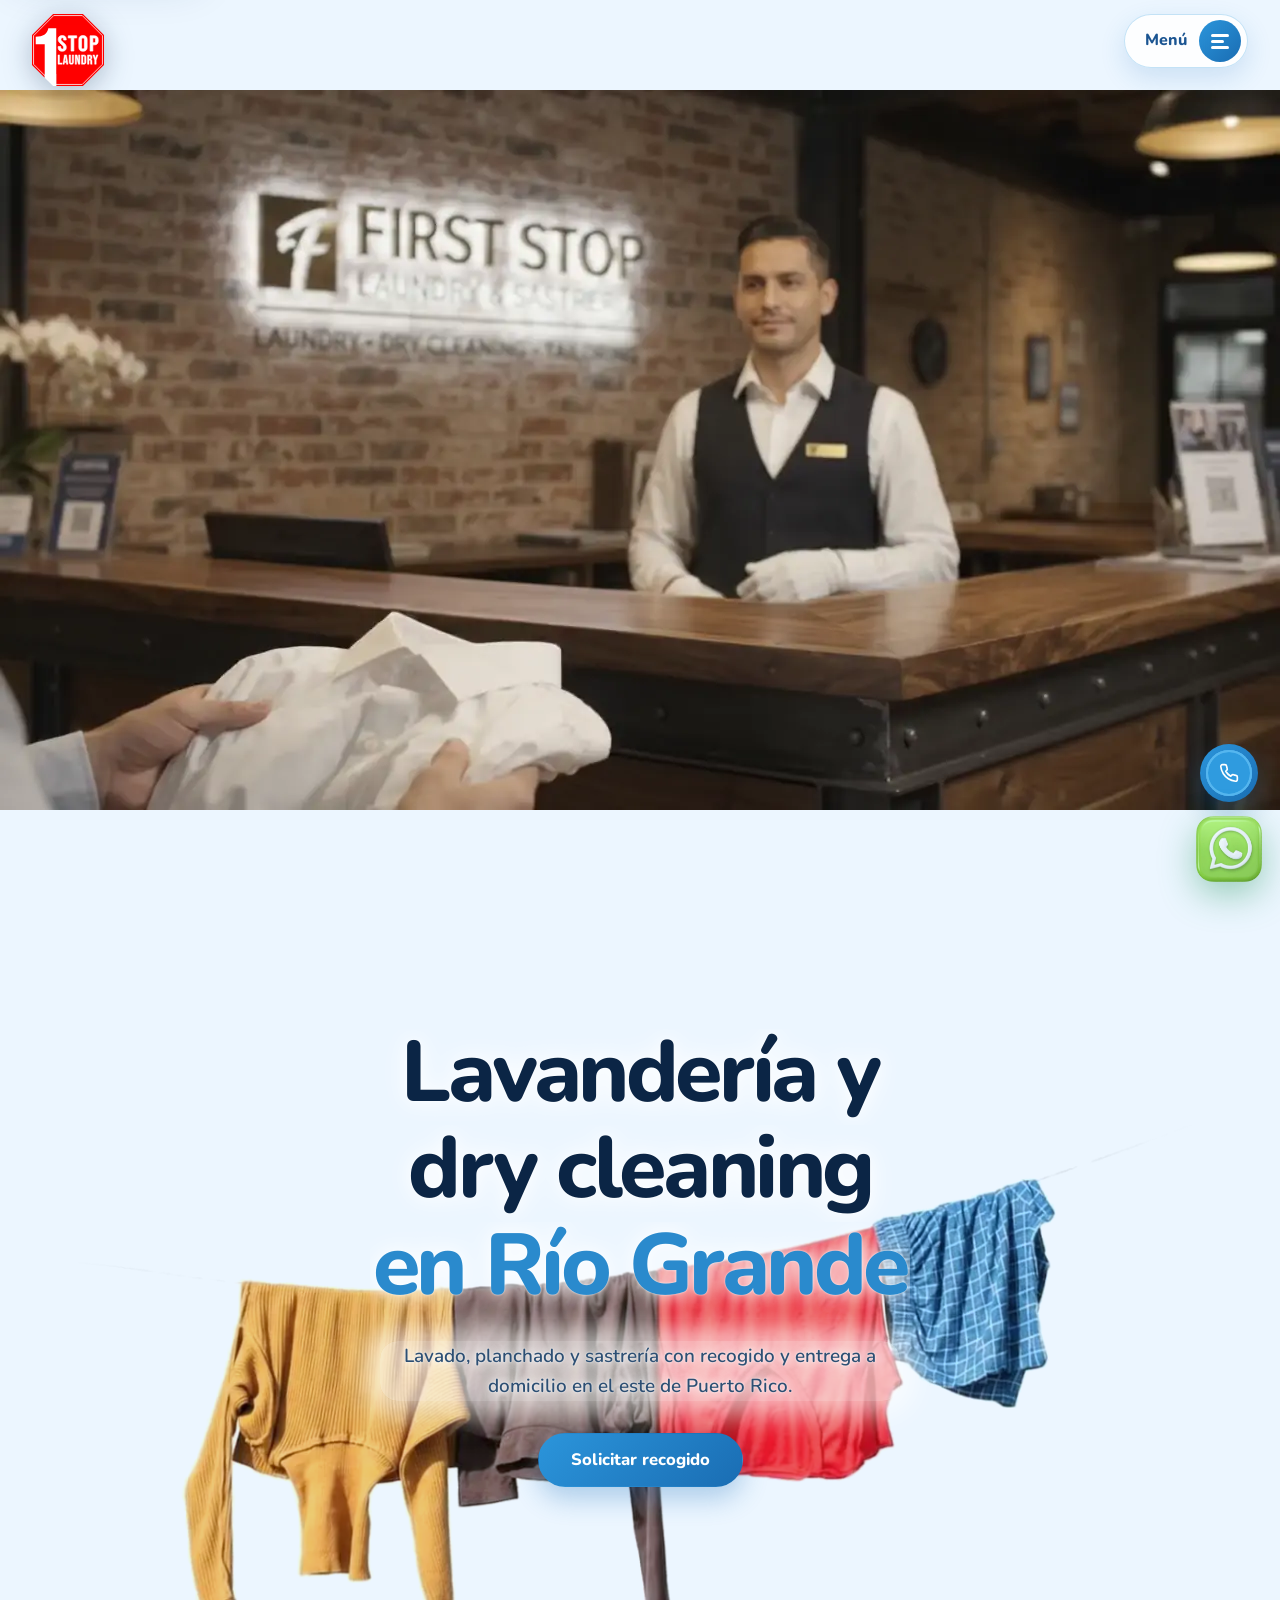
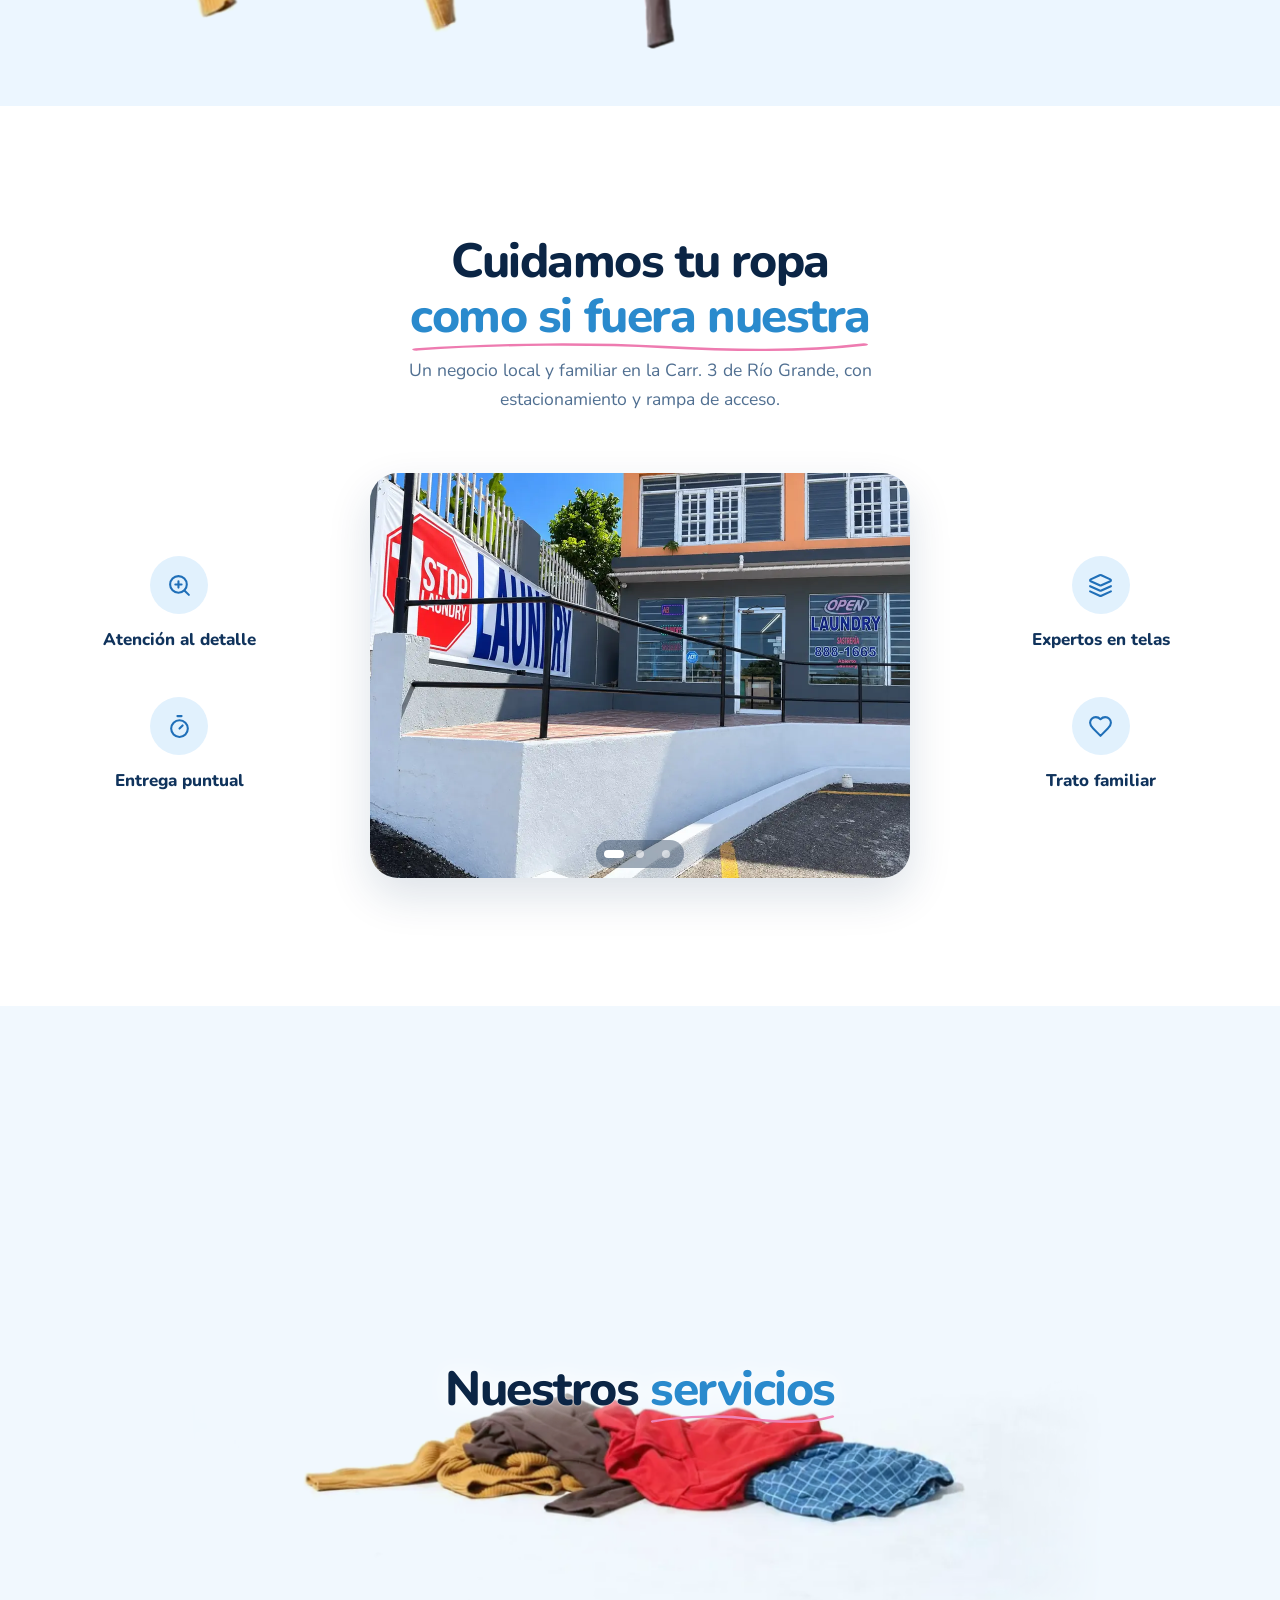
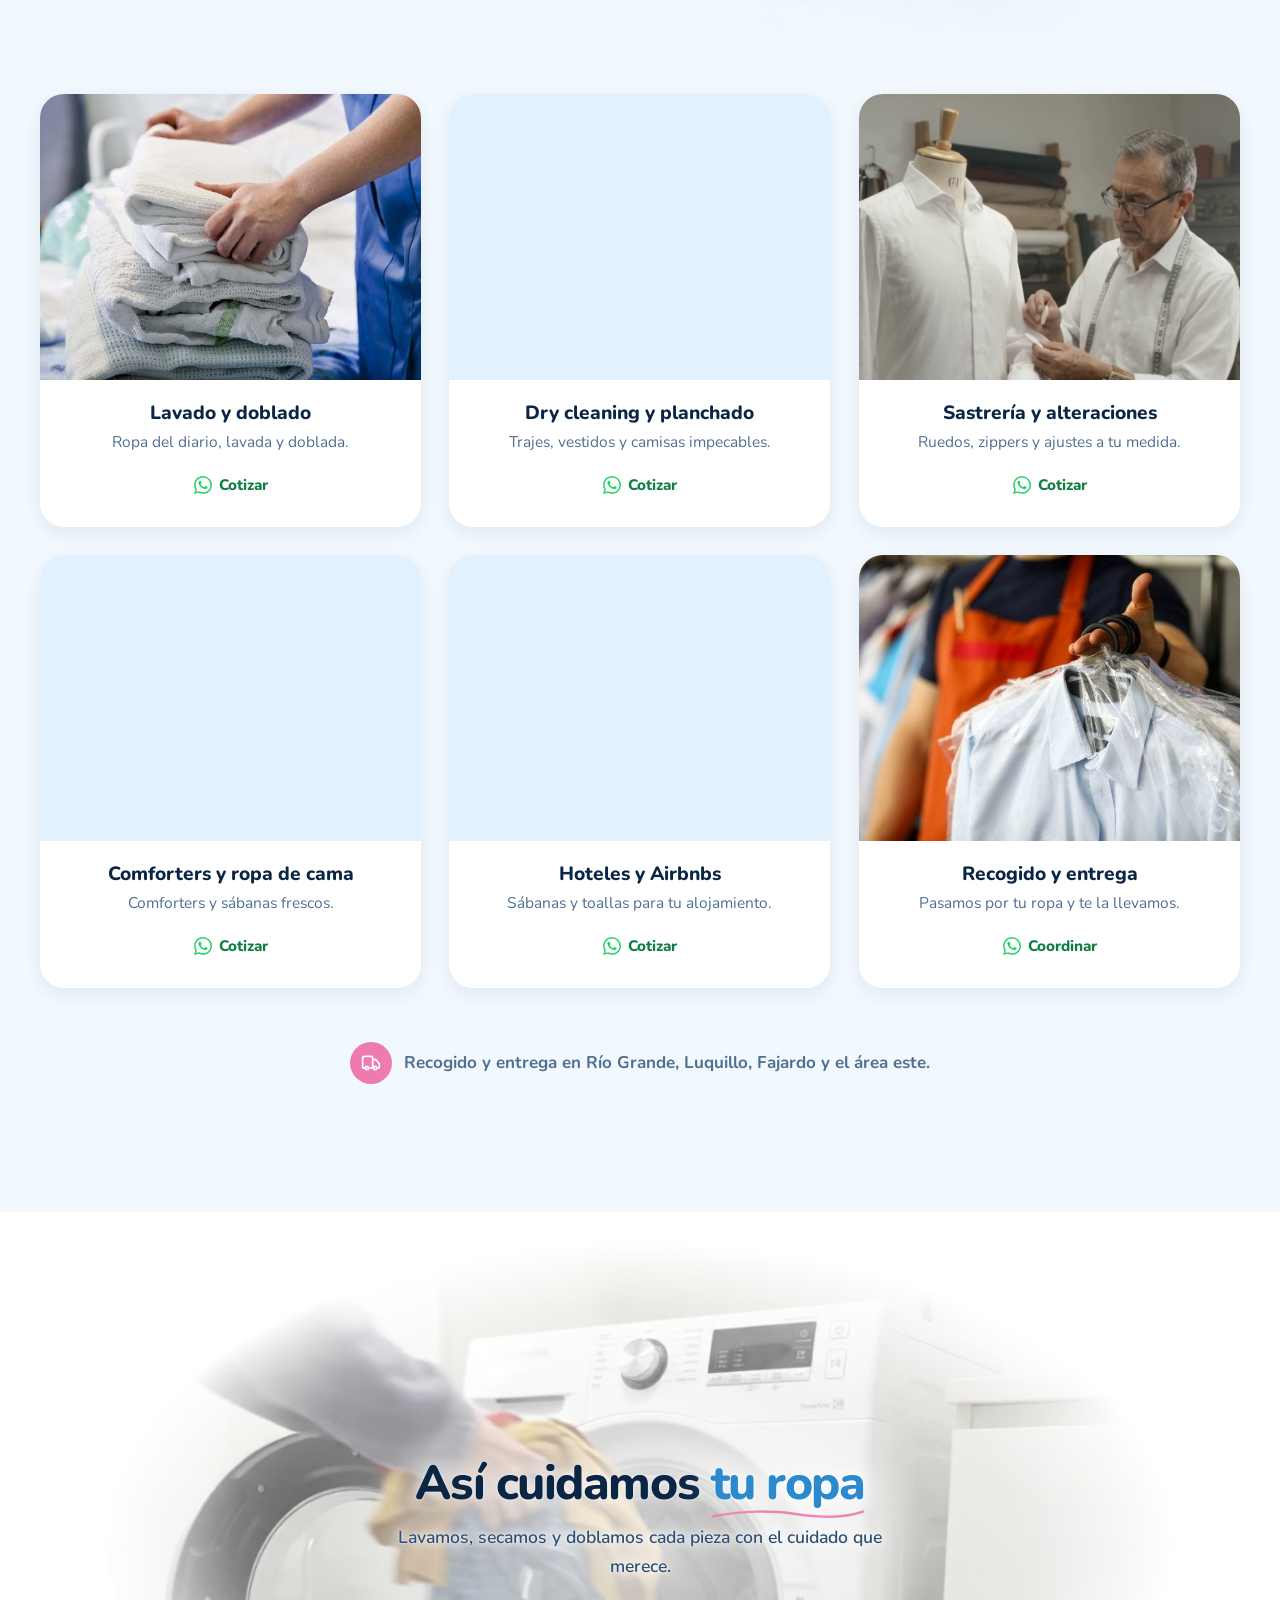
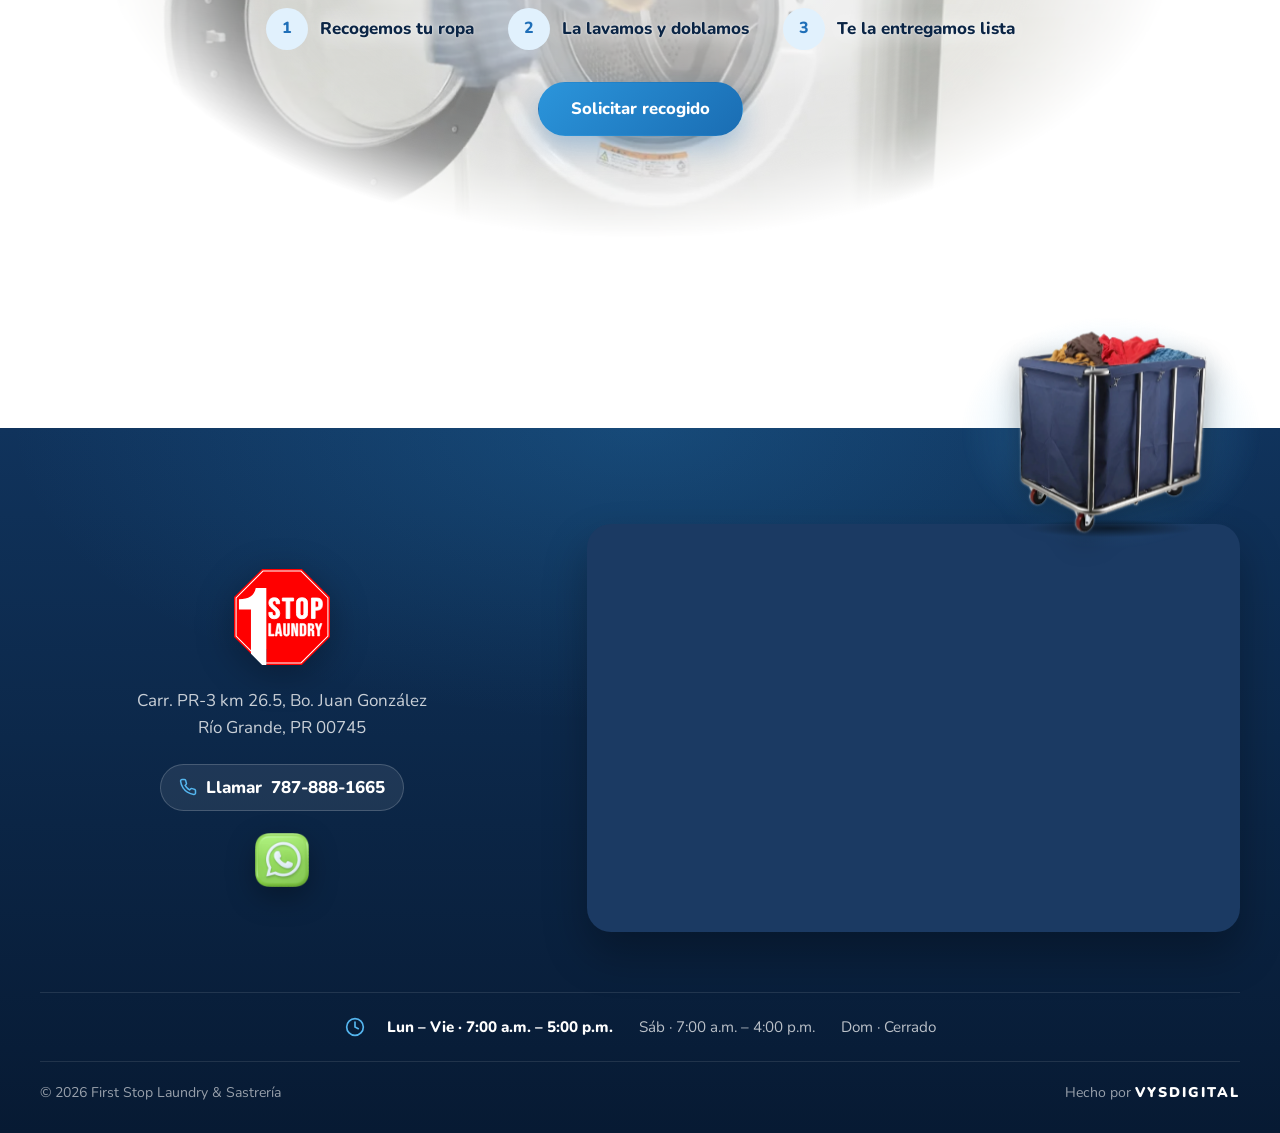
<file: index.html>
<!doctype html>
<html lang="es-PR">

<head>
  <!-- Google tag (gtag.js) -->
  <script async src="https://www.googletagmanager.com/gtag/js?id=AW-18529891053"></script>
  <script>
    window.dataLayer = window.dataLayer || [];
    function gtag() { dataLayer.push(arguments); }
    gtag('js', new Date());
    gtag('config', 'AW-18529891053');
  </script>
  <meta charset="utf-8">
  <meta name="viewport" content="width=device-width, initial-scale=1, viewport-fit=cover">
  <!-- Versión en inglés (/en/): se genera desde esta página con "node scripts/version-ingles.js".
       Cada texto en español lleva al lado su traducción (data-en, data-en-html, data-en-content...). -->
  <title data-en="Laundry &amp; Dry Cleaning in Río Grande, PR | First Stop">Lavandería y Dry Cleaning en Río Grande, PR
    | First Stop</title>
  <meta name="description"
    content="Lavandería, dry cleaning, planchado y sastrería en Río Grande, PR. Recogido y entrega en Luquillo, Fajardo, Canóvanas y el área este. Llama al 787-888-1665."
    data-en-content="Laundry, dry cleaning, pressing and tailoring in Río Grande, PR. Pickup and delivery in Luquillo, Fajardo, Canóvanas and eastern PR. Call 787-888-1665.">
  <link rel="canonical" href="https://www.1stoplaundrypr.com/" data-en-href="https://www.1stoplaundrypr.com/en/">
  <link rel="alternate" hreflang="es" href="https://firstop-sigma.vercel.app/">
  <link rel="alternate" hreflang="en" href="https://firstop-sigma.vercel.app/en/">
  <link rel="alternate" hreflang="x-default" href="https://firstop-sigma.vercel.app/">
  <meta name="robots" content="index, follow, max-image-preview:large, max-snippet:-1, max-video-preview:-1">
  <meta name="theme-color" content="#173F73">
  <meta name="format-detection" content="telephone=no">

  <!-- Carga rápida: la fuente y la portada del hero se piden primero -->
  <link rel="preload" href="assets/fonts/nunito-latin-v32.woff2" as="font" type="font/woff2" crossorigin>
  <link rel="preload" as="image" href="assets/images/hero-poster.webp" fetchpriority="high">
  <link rel="stylesheet" href="assets/css/styles.css">
  <script>document.documentElement.classList.add('js');</script>

  <!-- SEO local: Puerto Rico -->
  <meta name="geo.region" content="US-PR">
  <meta name="geo.placename" content="Río Grande, Puerto Rico">
  <meta name="geo.position" content="18.3752249;-65.8068146">
  <meta name="ICBM" content="18.3752249, -65.8068146">

  <!-- Open Graph / redes sociales -->
  <meta property="og:type" content="website">
  <meta property="og:locale" content="es_PR" data-en-content="en_US">
  <meta property="og:locale:alternate" content="en_US" data-en-content="es_PR">
  <meta property="og:site_name" content="First Stop Laundry &amp; Sastrería">
  <meta property="og:title" content="Lavandería y Dry Cleaning en Río Grande, Puerto Rico"
    data-en-content="Laundry &amp; Dry Cleaning in Río Grande, Puerto Rico">
  <meta property="og:description"
    content="Lavado, dry cleaning, planchado y sastrería con recogido y entrega en el área este de Puerto Rico."
    data-en-content="Washing, dry cleaning, pressing and tailoring with pickup and delivery in eastern Puerto Rico.">
  <meta property="og:url" content="https://www.1stoplaundrypr.com/"
    data-en-content="https://www.1stoplaundrypr.com/en/">
  <!-- "?v=" obliga a WhatsApp y Facebook a mostrar la imagen nueva: cámbialo cada vez que cambies og-image.jpg -->
  <meta property="og:image" content="https://firstop-sigma.vercel.app/assets/images/og-image.jpg?v=20261102">
  <meta property="og:image:width" content="1200">
  <meta property="og:image:height" content="630">
  <meta property="og:image:alt"
    content="First Stop Laundry &amp; Sastrería – Lavandería y Dry Cleaning en Río Grande, Puerto Rico"
    data-en-content="First Stop Laundry &amp; Sastrería – Laundry &amp; Dry Cleaning in Río Grande, Puerto Rico">
  <meta name="twitter:card" content="summary_large_image">
  <meta name="twitter:title" content="Lavandería y Dry Cleaning en Río Grande, Puerto Rico"
    data-en-content="Laundry &amp; Dry Cleaning in Río Grande, Puerto Rico">
  <meta name="twitter:description"
    content="Lavado, dry cleaning, planchado y sastrería con recogido y entrega en el área este de Puerto Rico."
    data-en-content="Washing, dry cleaning, pressing and tailoring with pickup and delivery in eastern Puerto Rico.">
  <meta name="twitter:image" content="https://firstop-sigma.vercel.app/assets/images/og-image.jpg?v=20261102">

  <link rel="icon" href="assets/icons/favicon.svg" type="image/svg+xml">
  <link rel="icon" href="assets/icons/favicon-32.png" sizes="32x32" type="image/png">
  <link rel="apple-touch-icon" href="assets/icons/apple-touch-icon.png">
  <link rel="manifest" href="site.webmanifest">

  <script type="application/ld+json">
  {
    "@context": "https://schema.org",
    "@graph": [
      {
        "@type": "DryCleaningOrLaundry",
        "@id": "https://firstop-sigma.vercel.app/#negocio",
        "name": "First Stop Laundry & Sastrería",
        "alternateName": ["1 Stop Laundry", "Laundry y Dry Cleaning", "First Stop Laundry and Sastreria"],
        "description": "Lavandería, dry cleaning, planchado y sastrería en Río Grande, Puerto Rico, con recogido y entrega a domicilio en el área este.",
        "url": "https://firstop-sigma.vercel.app/",
        "logo": "https://firstop-sigma.vercel.app/assets/logo/logo.png",
        "image": [
          "https://firstop-sigma.vercel.app/assets/images/og-image.jpg",
          "https://firstop-sigma.vercel.app/assets/images/local/1-stop-laundry-rio-grande-fachada.webp",
          "https://firstop-sigma.vercel.app/assets/images/local/1-stop-laundry-rio-grande-entrada.webp",
          "https://firstop-sigma.vercel.app/assets/images/local/1-stop-laundry-rio-grande-estacionamiento.webp"
        ],
        "telephone": "+1-787-888-1665",
        "email": "marcanopr@gmail.com",
        "address": {
          "@type": "PostalAddress",
          "streetAddress": "Carr. PR-3 km 26.5, Bo. Juan González, Local #1",
          "addressLocality": "Río Grande",
          "addressRegion": "PR",
          "postalCode": "00745",
          "addressCountry": "US"
        },
        "geo": {
          "@type": "GeoCoordinates",
          "latitude": 18.3752249,
          "longitude": -65.8068146
        },
        "hasMap": "https://www.google.com/maps/place/?q=place_id:ChIJtUC9EbyfBIwR-CLt6le5Oa4",
        "openingHoursSpecification": [
          {
            "@type": "OpeningHoursSpecification",
            "dayOfWeek": ["Monday", "Tuesday", "Wednesday", "Thursday", "Friday"],
            "opens": "07:00",
            "closes": "17:00"
          },
          {
            "@type": "OpeningHoursSpecification",
            "dayOfWeek": "Saturday",
            "opens": "07:00",
            "closes": "16:00"
          }
        ],
        "areaServed": [
          { "@type": "City", "name": "Río Grande" },
          { "@type": "City", "name": "Luquillo" },
          { "@type": "City", "name": "Fajardo" },
          { "@type": "City", "name": "Canóvanas" },
          { "@type": "City", "name": "Ceiba" },
          { "@type": "City", "name": "Naguabo" },
          { "@type": "City", "name": "Humacao" }
        ],
        "contactPoint": [
          {
            "@type": "ContactPoint",
            "contactType": "customer service",
            "telephone": "+1-787-888-1665",
            "areaServed": "PR",
            "availableLanguage": ["Spanish", "English"]
          }
        ],
        "amenityFeature": [
          { "@type": "LocationFeatureSpecification", "name": "Entrada accesible para silla de ruedas", "value": true },
          { "@type": "LocationFeatureSpecification", "name": "Estacionamiento accesible", "value": true }
        ],
        "knowsLanguage": ["es", "en"],
        "currenciesAccepted": "USD",
        "sameAs": [
          "https://www.google.com/maps/place/?q=place_id:ChIJtUC9EbyfBIwR-CLt6le5Oa4"
        ],
        "hasOfferCatalog": {
          "@type": "OfferCatalog",
          "name": "Servicios de lavandería y sastrería",
          "itemListElement": [
            { "@type": "Offer", "itemOffered": { "@type": "Service", "name": "Lavado y doblado", "description": "Ropa del diario lavada, secada y doblada." } },
            { "@type": "Offer", "itemOffered": { "@type": "Service", "name": "Dry cleaning y planchado", "description": "Limpieza en seco y planchado a vapor de trajes, vestidos, camisas y guayaberas." } },
            { "@type": "Offer", "itemOffered": { "@type": "Service", "name": "Sastrería y alteraciones", "description": "Ruedos, cambios de zipper, entalles y ajustes a la medida." } },
            { "@type": "Offer", "itemOffered": { "@type": "Service", "name": "Lavado de comforters y ropa de cama", "description": "Comforters, sábanas y cortinas lavados y empacados." } },
            { "@type": "Offer", "itemOffered": { "@type": "Service", "name": "Lavandería para hoteles y Airbnbs", "description": "Sábanas y toallas para alojamientos con recogido y entrega." } },
            { "@type": "Offer", "itemOffered": { "@type": "Service", "name": "Recogido y entrega a domicilio", "description": "Recogido y entrega de lunes a sábado en el área este de Puerto Rico." } }
          ]
        }
      },
      {
        "@type": "WebSite",
        "@id": "https://firstop-sigma.vercel.app/#web",
        "url": "https://firstop-sigma.vercel.app/",
        "name": "First Stop Laundry & Sastrería",
        "inLanguage": ["es-PR", "en"],
        "publisher": { "@id": "https://firstop-sigma.vercel.app/#negocio" }
      },
      {
        "@type": "WebPage",
        "@id": "https://firstop-sigma.vercel.app/#pagina",
        "url": "https://firstop-sigma.vercel.app/",
        "name": "Lavandería y Dry Cleaning en Río Grande, PR | First Stop",
        "description": "Lavandería, dry cleaning, planchado y sastrería en Río Grande, PR. Recogido y entrega en Luquillo, Fajardo, Canóvanas y el área este. Llama al 787-888-1665.",
        "inLanguage": "es-PR",
        "isPartOf": { "@id": "https://firstop-sigma.vercel.app/#web" },
        "about": { "@id": "https://firstop-sigma.vercel.app/#negocio" },
        "primaryImageOfPage": { "@type": "ImageObject", "url": "https://firstop-sigma.vercel.app/assets/images/og-image.jpg", "width": 1200, "height": 630 }
      }
    ]
  }
  </script>

  <script>
    document.addEventListener('click', function (e) {
      var a = e.target.closest && e.target.closest('a[href]');
      if (!a || typeof gtag !== 'function') return;
      var href = a.getAttribute('href') || '';
      // Clic en cualquier boton de WhatsApp
      if (/wa\.me|api\.whatsapp\.com/i.test(href)) {
        gtag('event', 'conversion', { 'send_to': 'AW-18529891053/euPfCMzR97AdEO3l3oNF' });
      }
      // Clic en "Llamar" (enlaces tel:)
      if (/^tel:/i.test(href)) {
        gtag('event', 'conversion', { 'send_to': 'AW-18529891053/gBWvCJnU97AdEO3l3oNF' });
      }
    }, true);
  </script>

</head>

<body>
  <!-- logo:start -->
  <!-- Logo "1 Stop Laundry" en vector (se ve nítido en cualquier tamaño). Archivo: assets/logo/logo.svg -->
  <svg class="sprite" xmlns="http://www.w3.org/2000/svg" aria-hidden="true" focusable="false">
    <symbol id="logo" viewBox="0 0 1200 1200">
      <polygon
        points="351.5,0 848.5,0 1200,351.5 1200,848.5 848.5,1200 404,1200 404,1000 212,1000 212,1060.5 0,848.5 0,351.5"
        fill="#FF0000" />
      <polygon points="362.2,26 837.8,26 1174,362.2 1174,837.8 837.8,1174 362.2,1174 26,837.8 26,362.2" fill="none"
        stroke="#fff" stroke-width="13" />
      <path d="M272 238H404V1200H351.5L212 1060.5V506H62V378C184 378 254 336 272 238Z" fill="#fff" />
      <path
        d="M502.6 621.5Q469.5 621.5 452.5 604.9Q435.5 588.4 435.5 557.5L435.5 557.5L435.5 542.9L478.6 542.9L478.6 560.4Q478.6 585.1 502.2 585.1L502.2 585.1Q513.8 585.1 519.8 579.1Q525.8 573.1 525.8 559.6L525.8 559.6Q525.8 543.6 517.5 531.4Q509.3 519.2 486.9 502.1L486.9 502.1Q458.7 480.3 447.5 462.7Q436.3 445 436.3 422.8L436.3 422.8Q436.3 392.6 453.7 376.1Q471.1 359.5 504.3 359.5L504.3 359.5Q537 359.5 553.8 376.1Q570.6 392.6 570.6 423.5L570.6 423.5L570.6 434.1L527.5 434.1L527.5 421Q527.5 407.9 521.7 401.9Q515.9 395.9 504.7 395.9L504.7 395.9Q481.9 395.9 481.9 420.3L481.9 420.3Q481.9 434.1 490.4 446.1Q498.9 458.1 521.3 475.2L521.3 475.2Q549.9 497.1 560.6 514.9Q571.4 532.7 571.4 556.7L571.4 556.7Q571.4 588 553.8 604.8Q536.2 621.5 502.6 621.5L502.6 621.5ZM651.8 617.9L651.8 399.5L604.2 399.5L604.2 363.1L745.1 363.1L745.1 399.5L697.4 399.5L697.4 617.9L651.8 617.9ZM849.9 621.5Q816.3 621.5 798.5 604.8Q780.7 588 780.7 557.5L780.7 557.5L780.7 423.5Q780.7 393 798.5 376.2Q816.3 359.5 849.9 359.5L849.9 359.5Q883.5 359.5 901.3 376.2Q919.1 393 919.1 423.5L919.1 423.5L919.1 557.5Q919.1 588 901.3 604.8Q883.5 621.5 849.9 621.5L849.9 621.5ZM849.9 585.1Q873.5 585.1 873.5 560L873.5 560L873.5 421Q873.5 395.9 849.9 395.9L849.9 395.9Q826.3 395.9 826.3 421L826.3 421L826.3 560Q826.3 585.1 849.9 585.1L849.9 585.1ZM968.4 617.9L968.4 363.1L1035.5 363.1Q1069.5 363.1 1086.5 379.2Q1103.5 395.2 1103.5 426.1L1103.5 426.1L1103.5 451.2Q1103.5 482.1 1086.5 498.1Q1069.5 514.2 1035.5 514.2L1035.5 514.2L1014 514.2L1014 617.9L968.4 617.9ZM1014 477.8L1035.5 477.8Q1046.7 477.8 1052.3 472.3Q1057.9 466.8 1057.9 453.7L1057.9 453.7L1057.9 423.5Q1057.9 410.4 1052.3 405Q1046.7 399.5 1035.5 399.5L1035.5 399.5L1014 399.5L1014 477.8Z"
        fill="#fff" stroke="#fff" stroke-width="11" stroke-linejoin="round" />
      <path
        d="M433.5 837.3L433.5 681.5L458.9 681.5L458.9 815L500.6 815L500.6 837.3L433.5 837.3ZM514 837.3L540.2 681.5L574.6 681.5L600.9 837.3L575.5 837.3L570.9 806.3L570.9 806.8L542.1 806.8L537.5 837.3L514 837.3ZM545.1 785.6L567.9 785.6L556.6 708.6L556.2 708.6L545.1 785.6ZM656.4 839.5Q638 839.5 628.3 829.4Q618.6 819.2 618.6 800.3L618.6 800.3L618.6 681.5L644 681.5L644 802.1Q644 810.1 647.3 813.7Q650.7 817.2 656.9 817.2L656.9 817.2Q663.1 817.2 666.5 813.7Q669.8 810.1 669.8 802.1L669.8 802.1L669.8 681.5L694.3 681.5L694.3 800.3Q694.3 819.2 684.6 829.4Q674.9 839.5 656.4 839.5L656.4 839.5ZM719.2 837.3L719.2 681.5L751 681.5L775.6 774.7L776.1 774.7L776.1 681.5L798.7 681.5L798.7 837.3L772.6 837.3L742.2 723.6L741.8 723.6L741.8 837.3L719.2 837.3ZM824.5 837.3L824.5 681.5L863.3 681.5Q882.2 681.5 891.6 691.3Q901.1 701.1 901.1 720L901.1 720L901.1 798.8Q901.1 817.7 891.6 827.5Q882.2 837.3 863.3 837.3L863.3 837.3L824.5 837.3ZM849.9 815L862.8 815Q869 815 872.4 811.5Q875.7 807.9 875.7 799.9L875.7 799.9L875.7 718.9Q875.7 710.9 872.4 707.3Q869 703.8 862.8 703.8L862.8 703.8L849.9 703.8L849.9 815ZM925 837.3L925 681.5L962.6 681.5Q982.2 681.5 991.2 690.3Q1000.2 699.1 1000.2 717.3L1000.2 717.3L1000.2 726.9Q1000.2 751.2 983.6 757.6L983.6 757.6L983.6 758.1Q992.8 760.7 996.6 769Q1000.4 777.2 1000.4 791L1000.4 791L1000.4 818.4Q1000.4 825 1000.9 829.2Q1001.4 833.3 1003.2 837.3L1003.2 837.3L977.4 837.3Q976 833.5 975.5 830.2Q975.1 826.8 975.1 818.1L975.1 818.1L975.1 789.7Q975.1 779 971.5 774.7Q967.9 770.5 959.2 770.5L959.2 770.5L950.4 770.5L950.4 837.3L925 837.3ZM950.4 748.3L959.6 748.3Q967.2 748.3 971 744.5Q974.8 740.7 974.8 731.8L974.8 731.8L974.8 719.8Q974.8 711.3 971.7 707.5Q968.6 703.8 961.9 703.8L961.9 703.8L950.4 703.8L950.4 748.3ZM1044.5 837.3L1044.5 771L1013.8 681.5L1040.8 681.5L1058.1 738.7L1058.5 738.7L1075.8 681.5L1100.5 681.5L1069.8 771L1069.8 837.3L1044.5 837.3Z"
        fill="#fff" stroke="#fff" stroke-width="7" stroke-linejoin="round" />
    </symbol>
  </svg>
  <!-- logo:end -->
  <svg class="sprite" xmlns="http://www.w3.org/2000/svg" aria-hidden="true" focusable="false">
    <symbol id="i-phone" viewBox="0 0 24 24">
      <path fill="none" stroke="currentColor" stroke-width="2" stroke-linecap="round" stroke-linejoin="round"
        d="M22 16.92v3a2 2 0 0 1-2.18 2 19.8 19.8 0 0 1-8.63-3.07 19.5 19.5 0 0 1-6-6A19.8 19.8 0 0 1 2.12 4.18 2 2 0 0 1 4.11 2h3a2 2 0 0 1 2 1.72c.13.96.36 1.9.7 2.81a2 2 0 0 1-.45 2.11L8.09 9.91a16 16 0 0 0 6 6l1.27-1.27a2 2 0 0 1 2.11-.45c.91.34 1.85.57 2.81.7A2 2 0 0 1 22 16.92Z" />
    </symbol>
    <symbol id="i-whatsapp" viewBox="0 0 24 24">
      <path fill="currentColor"
        d="M17.47 14.38c-.3-.15-1.76-.87-2.03-.97-.27-.1-.47-.15-.67.15-.2.3-.77.97-.94 1.16-.17.2-.35.22-.64.08-.3-.15-1.26-.47-2.39-1.48-.88-.79-1.48-1.76-1.65-2.06-.17-.3-.02-.46.13-.6.13-.14.3-.35.45-.52.15-.17.2-.3.3-.5.1-.2.05-.37-.03-.52-.07-.15-.67-1.61-.92-2.2-.24-.58-.49-.5-.67-.51h-.57c-.2 0-.52.07-.8.37-.27.3-1.04 1.02-1.04 2.48 0 1.46 1.07 2.88 1.21 3.07.15.2 2.1 3.2 5.08 4.49.71.3 1.26.49 1.7.63.71.22 1.36.2 1.87.12.57-.09 1.76-.72 2-1.41.25-.7.25-1.29.18-1.41-.08-.13-.28-.2-.57-.35m-5.42 7.4h-.01a9.87 9.87 0 0 1-5.03-1.38l-.36-.21-3.74.98 1-3.65-.24-.37a9.86 9.86 0 0 1-1.51-5.26c0-5.45 4.44-9.88 9.89-9.88 2.64 0 5.12 1.03 6.99 2.9a9.83 9.83 0 0 1 2.89 6.99c0 5.45-4.44 9.88-9.88 9.88m8.41-18.3A11.82 11.82 0 0 0 12.05 0C5.5 0 .16 5.34.16 11.89c0 2.1.55 4.14 1.59 5.95L.06 24l6.3-1.65a11.88 11.88 0 0 0 5.69 1.45h.01c6.55 0 11.89-5.34 11.89-11.89a11.82 11.82 0 0 0-3.48-8.41Z" />
    </symbol>
    <symbol id="i-truck" viewBox="0 0 24 24">
      <g fill="none" stroke="currentColor" stroke-width="2" stroke-linecap="round" stroke-linejoin="round">
        <path
          d="M14 18V6a2 2 0 0 0-2-2H4a2 2 0 0 0-2 2v11a1 1 0 0 0 1 1h2M15 18H9M19 18h2a1 1 0 0 0 1-1v-3.65a1 1 0 0 0-.22-.62l-3.48-4.35A1 1 0 0 0 17.52 8H14" />
        <circle cx="17" cy="18" r="2" />
        <circle cx="7" cy="18" r="2" />
      </g>
    </symbol>
    <symbol id="i-clock" viewBox="0 0 24 24">
      <g fill="none" stroke="currentColor" stroke-width="2" stroke-linecap="round" stroke-linejoin="round">
        <circle cx="12" cy="12" r="10" />
        <path d="M12 6v6l4 2" />
      </g>
    </symbol>
    <symbol id="i-search" viewBox="0 0 24 24">
      <g fill="none" stroke="currentColor" stroke-width="2" stroke-linecap="round" stroke-linejoin="round">
        <circle cx="11" cy="11" r="8" />
        <path d="m21 21-4.3-4.3M8 11h6M11 8v6" />
      </g>
    </symbol>
    <symbol id="i-timer" viewBox="0 0 24 24">
      <g fill="none" stroke="currentColor" stroke-width="2" stroke-linecap="round" stroke-linejoin="round">
        <path d="M10 2h4M12 14l3-3" />
        <circle cx="12" cy="14" r="8" />
      </g>
    </symbol>
    <symbol id="i-layers" viewBox="0 0 24 24">
      <g fill="none" stroke="currentColor" stroke-width="2" stroke-linecap="round" stroke-linejoin="round">
        <path
          d="M12.83 2.18a2 2 0 0 0-1.66 0L2.6 6.08a1 1 0 0 0 0 1.83l8.58 3.91a2 2 0 0 0 1.66 0l8.58-3.9a1 1 0 0 0 0-1.83Z" />
        <path d="m22 17.65-9.17 4.16a2 2 0 0 1-1.66 0L2 17.65M22 12.65l-9.17 4.16a2 2 0 0 1-1.66 0L2 12.65" />
      </g>
    </symbol>
    <symbol id="i-heart" viewBox="0 0 24 24">
      <path fill="none" stroke="currentColor" stroke-width="2" stroke-linecap="round" stroke-linejoin="round"
        d="M19 14c1.49-1.46 3-3.21 3-5.5A5.5 5.5 0 0 0 16.5 3c-1.76 0-3 .5-4.5 2-1.5-1.5-2.74-2-4.5-2A5.5 5.5 0 0 0 2 8.5c0 2.3 1.5 4.05 3 5.5l7 7Z" />
    </symbol>
  </svg>

  <a class="skip-link" href="#main" data-en="Skip to content">Saltar al contenido</a>

  <!-- ============ HEADER: logo y menú flotante (se abre y se guarda) ============ -->
  <header class="site-header" id="site-header">
    <a class="brand" href="#inicio" aria-label="1 Stop Laundry – Inicio" data-en-aria-label="1 Stop Laundry – Home">
      <svg class="logo" viewBox="0 0 1200 1200" aria-hidden="true" focusable="false">
        <use href="#logo" />
      </svg>
    </a>

    <div class="menu-wrap">
      <button class="menu-fab" type="button" aria-expanded="false" aria-controls="site-menu">
        <span class="menu-fab-label" data-en="Menu">Menú</span>
        <span class="menu-fab-icon" aria-hidden="true"><span></span><span></span><span></span></span>
      </button>

      <div class="menu-panel" id="site-menu">
        <nav aria-label="Principal" data-en-aria-label="Main">
          <ul class="menu-list">
            <li style="--i:0"><a href="#inicio" class="nav-link is-active" data-en="Home">Inicio</a></li>
            <li style="--i:1"><a href="#nosotros" class="nav-link" data-en="About">Nosotros</a></li>
            <li style="--i:2"><a href="#servicios" class="nav-link" data-en="Services">Servicios</a></li>
            <li style="--i:3"><a href="#proceso" class="nav-link" data-en="Process">Proceso</a></li>
            <li style="--i:4"><a href="#contacto" class="nav-link" data-en="Contact">Contacto</a></li>
          </ul>
        </nav>

        <!-- Idioma: español / inglés -->
        <div class="lang-switch" role="group" aria-label="Idioma / Language">
          <button type="button" data-lang="es" aria-pressed="true" lang="es">Español</button>
          <button type="button" data-lang="en" aria-pressed="false" lang="en">English</button>
        </div>
      </div>
    </div>
  </header>

  <main id="main">
    <!-- ============ HERO: solo el video. Al terminar, la página baja a la bienvenida. ============ -->
    <section class="hero" id="inicio" aria-label="Video de First Stop Laundry &amp; Sastrería"
      data-en-aria-label="First Stop Laundry &amp; Sastrería video">
      <video class="hero-video" autoplay muted playsinline preload="auto" disablepictureinpicture disableremoteplayback
        poster="assets/images/hero-poster.webp" aria-hidden="true">
        <source src="assets/videos/hero.mp4" type="video/mp4">
      </video>
      <a class="hero-cue" href="#bienvenida" aria-label="Bajar a la bienvenida"
        data-en-aria-label="Scroll to the welcome section"><span aria-hidden="true"></span></a>
    </section>

    <!-- ============ BIENVENIDA (las letras grandes) ============ -->
    <section class="section intro scene" id="bienvenida" aria-labelledby="intro-title">
      <div class="scene-bg scene-bg--white" aria-hidden="true">
        <video class="scene-video" muted loop playsinline preload="none" disablepictureinpicture disableremoteplayback
          data-poster="assets/images/proceso/ropa-cae.webp">
          <source src="assets/videos/proceso/ropa-cae.mp4" type="video/mp4">
        </video>
      </div>
      <div class="container intro-inner">
        <h1 class="intro-title reveal" id="intro-title">
          <span class="line"><span data-en="Laundry &amp;">Lavandería y</span></span>
          <span class="line"><span>dry cleaning</span></span>
          <span class="line"><span class="accent" data-en="in Río Grande">en Río Grande</span></span>
        </h1>
        <p class="intro-text reveal" style="--i:3"
          data-en="Washing, pressing and tailoring with home pickup and delivery in eastern Puerto Rico.">Lavado,
          planchado y sastrería con recogido y entrega a domicilio en el este de Puerto Rico.</p>
        <a class="btn btn-brand btn-lg intro-cta reveal" style="--i:4" href="https://wa.me/19396555329"
          data-wa="¡Hola First Stop! Quiero coordinar un recogido."
          data-wa-en="Hi First Stop! I'd like to schedule a pickup." target="_blank" rel="noopener"
          data-en="Request pickup">Solicitar recogido</a>
      </div>
    </section>

    <!-- ============ NOSOTROS ============ -->
    <section class="section about" id="nosotros" aria-labelledby="about-title">
      <div class="container">

        <header class="section-head reveal">
          <h2 class="section-title" id="about-title"
            data-en-html='We care for your clothes <span class="hl">as if they were ours</span>'>Cuidamos tu ropa <span
              class="hl">como si fuera nuestra</span></h2>
          <p class="section-lead"
            data-en="A local, family-run business on Route 3 in Río Grande, with parking and ramp access.">Un negocio
            local y familiar en la Carr. 3 de Río Grande, con estacionamiento y rampa de acceso.</p>
        </header>

        <div class="about-grid">
          <ul class="about-features" role="list">
            <li class="feature reveal" data-reveal="left" style="--i:1">
              <span class="feature-icon"><svg aria-hidden="true">
                  <use href="#i-search" />
                </svg></span>
              <span data-en="Attention to detail">Atención al detalle</span>
            </li>
            <li class="feature reveal" data-reveal="left" style="--i:2">
              <span class="feature-icon"><svg aria-hidden="true">
                  <use href="#i-timer" />
                </svg></span>
              <span data-en="On-time delivery">Entrega puntual</span>
            </li>
          </ul>

          <!-- Fotos del local: pasan solas mientras se ven; los puntos (o deslizar) cambian de foto.
               Para cambiarlas, reemplaza los archivos en assets/images/local/ con el mismo nombre. -->
          <figure class="about-media local-gallery reveal" data-reveal="zoom">
            <div class="local-slides">
              <img class="local-slide is-active" src="assets/images/local/1-stop-laundry-rio-grande-fachada.webp"
                width="1080" height="810" loading="lazy" decoding="async"
                alt="Fachada de 1 Stop Laundry con su letrero y la rampa de entrada, en la Carr. 3 km 26.5 de Río Grande, Puerto Rico"
                data-en-alt="1 Stop Laundry storefront with its sign and entrance ramp, at Route 3, km 26.5, Río Grande, Puerto Rico">
              <img class="local-slide" src="assets/images/local/1-stop-laundry-rio-grande-entrada.webp" width="1080"
                height="810" loading="lazy" decoding="async"
                alt="Entrada de la lavandería con el letrero de abierto, laundry y sastrería, y el teléfono 888-1665"
                data-en-alt="Laundry entrance with the open, laundry and tailoring sign, and the phone number 888-1665">
              <img class="local-slide" src="assets/images/local/1-stop-laundry-rio-grande-estacionamiento.webp"
                width="1080" height="810" loading="lazy" decoding="async"
                alt="Estacionamiento frente a 1 Stop Laundry en Río Grande, Puerto Rico"
                data-en-alt="Parking in front of 1 Stop Laundry in Río Grande, Puerto Rico">
            </div>
            <div class="local-dots" role="group" aria-label="Fotos del local" data-en-aria-label="Photos of the store">
              <button type="button" class="local-dot" aria-pressed="true" aria-label="Foto 1: fachada"
                data-en-aria-label="Photo 1: storefront"></button>
              <button type="button" class="local-dot" aria-pressed="false" aria-label="Foto 2: entrada"
                data-en-aria-label="Photo 2: entrance"></button>
              <button type="button" class="local-dot" aria-pressed="false" aria-label="Foto 3: estacionamiento"
                data-en-aria-label="Photo 3: parking"></button>
            </div>
          </figure>

          <ul class="about-features" role="list">
            <li class="feature reveal" data-reveal="right" style="--i:1">
              <span class="feature-icon"><svg aria-hidden="true">
                  <use href="#i-layers" />
                </svg></span>
              <span data-en="Fabric experts">Expertos en telas</span>
            </li>
            <li class="feature reveal" data-reveal="right" style="--i:2">
              <span class="feature-icon"><svg aria-hidden="true">
                  <use href="#i-heart" />
                </svg></span>
              <span data-en="Friendly service">Trato familiar</span>
            </li>
          </ul>
        </div>
      </div>
    </section>

    <!-- ============ SERVICIOS ============ -->
    <section class="section services" id="servicios" aria-labelledby="services-title">
      <div class="container">
        <div class="scene scene--head">
          <div class="scene-bg scene-bg--white" aria-hidden="true">
            <video class="scene-video" muted loop playsinline preload="none" disablepictureinpicture
              disableremoteplayback data-poster="assets/images/proceso/ropa-recogida.webp">
              <source src="assets/videos/proceso/ropa-recogida.mp4" type="video/mp4">
            </video>
          </div>
          <header class="section-head reveal">
            <h2 class="section-title" id="services-title" data-en-html='Our <span class="hl">services</span>'>Nuestros
              <span class="hl">servicios</span></h2>
          </header>
        </div>

        <!-- Para cambiar una foto: reemplaza el archivo en assets/images/servicios/ con el mismo nombre. -->
        <ul class="services-grid" role="list">
          <li class="reveal" style="--i:0">
            <article class="service-card">
              <div class="service-media">
                <img src="assets/images/servicios/lavado-y-doblado.jpg" width="800" height="600" loading="lazy"
                  decoding="async" alt="Persona doblando toallas limpias: lavado y doblado en Río Grande, Puerto Rico"
                  data-en-alt="Person folding clean towels: wash and fold in Río Grande, Puerto Rico">
              </div>
              <div class="service-body">
                <h3 data-en="Wash &amp; fold">Lavado y doblado</h3>
                <p data-en="Everyday clothes, washed and folded.">Ropa del diario, lavada y doblada.</p>
                <a class="service-link" href="https://wa.me/19396555329"
                  data-wa="¡Hola! Quiero cotizar el servicio de lavado y doblado."
                  data-wa-en="Hi! I'd like a quote for wash and fold." target="_blank" rel="noopener"><svg
                    aria-hidden="true">
                    <use href="#i-whatsapp" />
                  </svg><span data-en="Get a quote">Cotizar</span></a>
              </div>
            </article>
          </li>
          <li class="reveal" style="--i:1">
            <article class="service-card">
              <div class="service-media">
                <img src="assets/images/servicios/dry-cleaning-planchado.jpg" width="800" height="600" loading="lazy"
                  decoding="async" alt="Camisas con dry cleaning y planchado, colgadas en ganchos con plástico"
                  data-en-alt="Dry-cleaned, pressed shirts on hangers with plastic covers">
              </div>
              <div class="service-body">
                <h3 data-en="Dry cleaning &amp; pressing">Dry cleaning y planchado</h3>
                <p data-en="Spotless suits, dresses and shirts.">Trajes, vestidos y camisas impecables.</p>
                <a class="service-link" href="https://wa.me/19396555329"
                  data-wa="¡Hola! Quiero cotizar dry cleaning y planchado."
                  data-wa-en="Hi! I'd like a quote for dry cleaning and pressing." target="_blank" rel="noopener"><svg
                    aria-hidden="true">
                    <use href="#i-whatsapp" />
                  </svg><span data-en="Get a quote">Cotizar</span></a>
              </div>
            </article>
          </li>
          <li class="reveal" style="--i:2">
            <article class="service-card">
              <div class="service-media">
                <img src="assets/images/servicios/sastreria-alteraciones.jpg" width="800" height="600" loading="lazy"
                  decoding="async" alt="Sastre ajustando una camisa: sastrería y alteraciones en Río Grande"
                  data-en-alt="Tailor fitting a shirt: tailoring and alterations in Río Grande">
              </div>
              <div class="service-body">
                <h3 data-en="Tailoring &amp; alterations">Sastrería y alteraciones</h3>
                <p data-en="Hems, zippers and custom fittings.">Ruedos, zippers y ajustes a tu medida.</p>
                <a class="service-link" href="https://wa.me/19396555329"
                  data-wa="¡Hola! Necesito un arreglo de sastrería." data-wa-en="Hi! I need a tailoring alteration."
                  target="_blank" rel="noopener"><svg aria-hidden="true">
                    <use href="#i-whatsapp" />
                  </svg><span data-en="Get a quote">Cotizar</span></a>
              </div>
            </article>
          </li>
          <li class="reveal" style="--i:3">
            <article class="service-card">
              <div class="service-media">
                <img src="assets/images/servicios/comforters-ropa-de-cama.jpg" width="800" height="600" loading="lazy"
                  decoding="async" alt="Lavadora con sábanas y ropa de cama"
                  data-en-alt="Washing machine with sheets and bedding">
              </div>
              <div class="service-body">
                <h3 data-en="Comforters &amp; bedding">Comforters y ropa de cama</h3>
                <p data-en="Fresh comforters and sheets.">Comforters y sábanas frescos.</p>
                <a class="service-link" href="https://wa.me/19396555329"
                  data-wa="¡Hola! Quiero lavar comforters y ropa de cama."
                  data-wa-en="Hi! I'd like to wash comforters and bedding." target="_blank" rel="noopener"><svg
                    aria-hidden="true">
                    <use href="#i-whatsapp" />
                  </svg><span data-en="Get a quote">Cotizar</span></a>
              </div>
            </article>
          </li>
          <li class="reveal" style="--i:4">
            <article class="service-card">
              <div class="service-media">
                <img src="assets/images/servicios/hoteles-y-airbnb.jpg" width="800" height="600" loading="lazy"
                  decoding="async" alt="Sábanas, almohadas y toallas limpias para hoteles y Airbnbs en Puerto Rico"
                  data-en-alt="Clean sheets, pillows and towels for hotels and Airbnbs in Puerto Rico">
              </div>
              <div class="service-body">
                <h3 data-en="Hotels &amp; Airbnbs">Hoteles y Airbnbs</h3>
                <p data-en="Sheets and towels for your rental.">Sábanas y toallas para tu alojamiento.</p>
                <a class="service-link" href="https://wa.me/19396555329"
                  data-wa="¡Hola! Me interesa el servicio de lavandería para mi hotel o Airbnb."
                  data-wa-en="Hi! I'm interested in laundry service for my hotel or Airbnb." target="_blank"
                  rel="noopener"><svg aria-hidden="true">
                    <use href="#i-whatsapp" />
                  </svg><span data-en="Get a quote">Cotizar</span></a>
              </div>
            </article>
          </li>
          <li class="reveal" style="--i:5">
            <article class="service-card">
              <div class="service-media">
                <img src="assets/images/servicios/recogido-y-entrega.jpg" width="800" height="600" loading="lazy"
                  decoding="async"
                  alt="Empleado entregando camisas limpias al cliente: recogido y entrega en Río Grande"
                  data-en-alt="Staff member handing clean shirts to a customer: pickup and delivery in Río Grande">
              </div>
              <div class="service-body">
                <h3 data-en="Pickup &amp; delivery">Recogido y entrega</h3>
                <p data-en="We pick up your laundry and bring it back.">Pasamos por tu ropa y te la llevamos.</p>
                <a class="service-link" href="https://wa.me/19396555329"
                  data-wa="¡Hola! Quiero coordinar un recogido a domicilio."
                  data-wa-en="Hi! I'd like to schedule a home pickup." target="_blank" rel="noopener"><svg
                    aria-hidden="true">
                    <use href="#i-whatsapp" />
                  </svg><span data-en="Schedule">Coordinar</span></a>
              </div>
            </article>
          </li>
        </ul>

        <p class="service-area reveal">
          <span class="van" aria-hidden="true"><svg>
              <use href="#i-truck" />
            </svg></span>
          <span data-en="Pickup and delivery in Río Grande, Luquillo, Fajardo and eastern Puerto Rico.">Recogido y
            entrega en Río Grande, Luquillo, Fajardo y el área este.</span>
        </p>
      </div>
    </section>

    <!-- ============ ASÍ CUIDAMOS TU ROPA (la ropa entra a la lavadora y se lava) ============ -->
    <section class="section process" id="proceso" aria-labelledby="process-title">
      <div class="container">
        <div class="scene scene--head scene--room">
          <div class="scene-bg scene-bg--room" aria-hidden="true">
            <video class="scene-video" muted loop playsinline preload="none" disablepictureinpicture
              disableremoteplayback data-poster="assets/images/proceso/ropa-lavadora.webp">
              <source src="assets/videos/proceso/ropa-lavadora.mp4" type="video/mp4">
            </video>
          </div>
          <div class="process-copy">
            <h2 class="section-title process-title reveal" id="process-title"
              data-en-html='How we care for <span class="hl">your clothes</span>'>Así cuidamos <span class="hl">tu
                ropa</span></h2>
            <p class="section-lead process-lead reveal" style="--i:1"
              data-en="We wash, dry and fold every piece with the care it deserves.">Lavamos, secamos y doblamos cada
              pieza con el cuidado que merece.</p>
            <ol class="steps" role="list">
              <li class="reveal" style="--i:2"><span class="step-num" aria-hidden="true">1</span><span
                  data-en="We pick up your laundry">Recogemos tu ropa</span></li>
              <li class="reveal" style="--i:3"><span class="step-num" aria-hidden="true">2</span><span
                  data-en="We wash and fold it">La lavamos y doblamos</span></li>
              <li class="reveal" style="--i:4"><span class="step-num" aria-hidden="true">3</span><span
                  data-en="We deliver it ready">Te la entregamos lista</span></li>
            </ol>
            <a class="btn btn-brand btn-lg process-cta reveal" style="--i:5" href="https://wa.me/19396555329"
              data-wa="¡Hola First Stop! Quiero coordinar un recogido."
              data-wa-en="Hi First Stop! I'd like to schedule a pickup." target="_blank" rel="noopener"
              data-en="Request pickup">Solicitar recogido</a>
          </div>
        </div>
      </div>
    </section>
  </main>

  <!-- ============ FOOTER: canales oficiales, mapa y horario ============ -->
  <footer class="site-footer" id="contacto">
    <div class="bubbles" aria-hidden="true">
      <span style="--x:4%;--s:22px;--d:13s;--delay:-1s;--drift:26px"></span>
      <span style="--x:12%;--s:46px;--d:17s;--delay:-9s;--drift:-30px"></span>
      <span style="--x:21%;--s:16px;--d:11s;--delay:-4s;--drift:18px"></span>
      <span style="--x:30%;--s:34px;--d:15s;--delay:-12s;--drift:-22px"></span>
      <span style="--x:39%;--s:12px;--d:10s;--delay:-6s;--drift:14px"></span>
      <span style="--x:48%;--s:28px;--d:16s;--delay:-2s;--drift:-26px"></span>
      <span style="--x:57%;--s:18px;--d:12s;--delay:-8s;--drift:22px"></span>
      <span style="--x:65%;--s:40px;--d:18s;--delay:-14s;--drift:-18px"></span>
      <span style="--x:73%;--s:14px;--d:11s;--delay:-3s;--drift:20px"></span>
      <span style="--x:81%;--s:30px;--d:15s;--delay:-10s;--drift:-28px"></span>
      <span style="--x:89%;--s:20px;--d:13s;--delay:-5s;--drift:16px"></span>
      <span style="--x:96%;--s:36px;--d:17s;--delay:-11s;--drift:-20px"></span>
    </div>

    <div class="container">

      <div class="footer-main">
        <!-- Carro de lavandería con ropa (animación 3D): llega rodando y le caen prendas -->
        <div class="footer-cart" aria-hidden="true">
          <div class="cart-stage">
            <span class="cart-glow"></span>
            <span class="cart-shadow"></span>
            <div class="cart-3d">
              <img class="cart-layer cart-back" src="assets/images/carro/carro-fondo.webp" width="640" height="748"
                alt="" loading="lazy" decoding="async">
              <img class="cart-layer cart-heap" src="assets/images/carro/carro-ropa.webp" width="640" height="748"
                alt="" loading="lazy" decoding="async">
              <img class="cart-drop cart-drop--red" src="assets/images/carro/prenda-roja.webp" width="154" height="158"
                alt="" loading="lazy" decoding="async">
              <img class="cart-drop cart-drop--blue" src="assets/images/carro/prenda-azul.webp" width="141" height="178"
                alt="" loading="lazy" decoding="async">
              <img class="cart-layer cart-front" src="assets/images/carro/carro-frente.webp" width="640" height="748"
                alt="" loading="lazy" decoding="async">
            </div>
          </div>
        </div>
        <div class="footer-info reveal">
          <a class="footer-logo" href="#inicio" aria-label="1 Stop Laundry – Volver al inicio"
            data-en-aria-label="1 Stop Laundry – Back to top">
            <svg class="logo" viewBox="0 0 1200 1200" aria-hidden="true" focusable="false">
              <use href="#logo" />
            </svg>
          </a>
          <address class="footer-address">
            <a href="https://www.google.com/maps/dir/?api=1&amp;destination=Laundry%20y%20Dry%20Cleaning%2C%20R%C3%ADo%20Grande&amp;destination_place_id=ChIJtUC9EbyfBIwR-CLt6le5Oa4"
              target="_blank" rel="noopener">
              Carr. PR-3 km 26.5, Bo. Juan González<br>Río Grande, PR 00745
            </a>
          </address>
          <a class="footer-phone" href="tel:+17878881665"><svg aria-hidden="true">
              <use href="#i-phone" />
            </svg><span data-en="Call">Llamar</span> 787-888-1665</a>
          <ul class="socials" role="list" aria-label="Canales oficiales" data-en-aria-label="Official channels">
            <li>
              <a href="https://wa.me/19396555329" data-wa="¡Hola First Stop! Quiero información sobre sus servicios."
                data-wa-en="Hi First Stop! I'd like information about your services." target="_blank" rel="noopener"
                aria-label="WhatsApp">
                <img src="assets/icons/whatsapp-3d.webp" width="56" height="56" loading="lazy" alt="">
              </a>
            </li>
            <!-- Facebook e Instagram: escondidos hasta tener las páginas oficiales del negocio.
                 Para mostrarlos, pon la URL de la página en href y quita los comentarios (y agrégala en "sameAs").
            <li>
              <a href="https://www.facebook.com/PAGINA-DEL-NEGOCIO" target="_blank" rel="noopener" aria-label="Facebook">
                <img src="assets/icons/facebook-3d.webp" width="56" height="56" loading="lazy" alt="">
              </a>
            </li>
            <li>
              <a href="https://www.instagram.com/CUENTA-DEL-NEGOCIO" target="_blank" rel="noopener" aria-label="Instagram">
                <img src="assets/icons/instagram-3d.webp" width="56" height="56" loading="lazy" alt="">
              </a>
            </li>
            -->
          </ul>
        </div>

        <div class="map-frame reveal" style="--i:1">
          <iframe title="Mapa: Laundry y Dry Cleaning en Río Grande, Puerto Rico"
            data-en-title="Map: Laundry y Dry Cleaning in Río Grande, Puerto Rico" loading="lazy"
            referrerpolicy="no-referrer-when-downgrade" allowfullscreen
            src="https://www.google.com/maps/embed?pb=!1m18!1m12!1m3!1d1200!2d-65.8068146!3d18.3752249!2m3!1f0!2f0!3f0!3m2!1i1024!2i768!4f13.1!3m3!1m2!1s0x8c049fbc11bd40b5%3A0xae39b957eaed22f8!2sLaundry%20y%20Dry%20Cleaning!5e0!3m2!1ses!2spr!4v1760000000000!5m2!1ses!2spr"></iframe>
        </div>
      </div>

      <!-- Horario: siempre al final -->
      <div class="footer-hours">
        <svg class="hours-icon" aria-hidden="true">
          <use href="#i-clock" />
        </svg>
        <ul class="hours-list" role="list" aria-label="Horario" data-en-aria-label="Hours">
          <li data-days="1,2,3,4,5" data-en="Mon – Fri · 7:00 a.m. – 5:00 p.m.">Lun – Vie · 7:00 a.m. – 5:00 p.m.</li>
          <li data-days="6" data-en="Sat · 7:00 a.m. – 4:00 p.m.">Sáb · 7:00 a.m. – 4:00 p.m.</li>
          <li data-days="0" data-en="Sun · Closed">Dom · Cerrado</li>
        </ul>
      </div>

      <div class="footer-bottom">
        <p>© <span data-year>2026</span> First Stop Laundry &amp; Sastrería</p>
        <p class="credit"><span data-en="Made by">Hecho por</span> <strong>VYSDIGITAL</strong></p>
      </div>
    </div>
  </footer>

  <!-- ============ BOTONES FLOTANTES: llamar y WhatsApp ============ -->
  <div class="float-actions">
    <a class="call-float" href="tel:+17878881665" aria-label="Llamar al 787-888-1665"
      data-en-aria-label="Call 787-888-1665">
      <span class="call-float-label" aria-hidden="true">
        <small data-en="Call">Llamar</small>
        <strong>787-888-1665</strong>
      </span>
      <span class="call-icon" aria-hidden="true"><svg>
          <use href="#i-phone" />
        </svg></span>
    </a>
    <a class="wa-float" href="https://wa.me/19396555329"
      data-wa="¡Hola First Stop! Quiero información sobre sus servicios."
      data-wa-en="Hi First Stop! I'd like information about your services." target="_blank" rel="noopener"
      aria-label="Escríbenos por WhatsApp" data-en-aria-label="Message us on WhatsApp">
      <span class="wa-ring" aria-hidden="true"></span>
      <span class="wa-ring wa-ring--2" aria-hidden="true"></span>
      <img src="assets/icons/whatsapp-3d.webp" width="68" height="68" alt="">
    </a>
  </div>

  <script src="assets/js/main.js" defer></script>
</body>

</html>
</file>
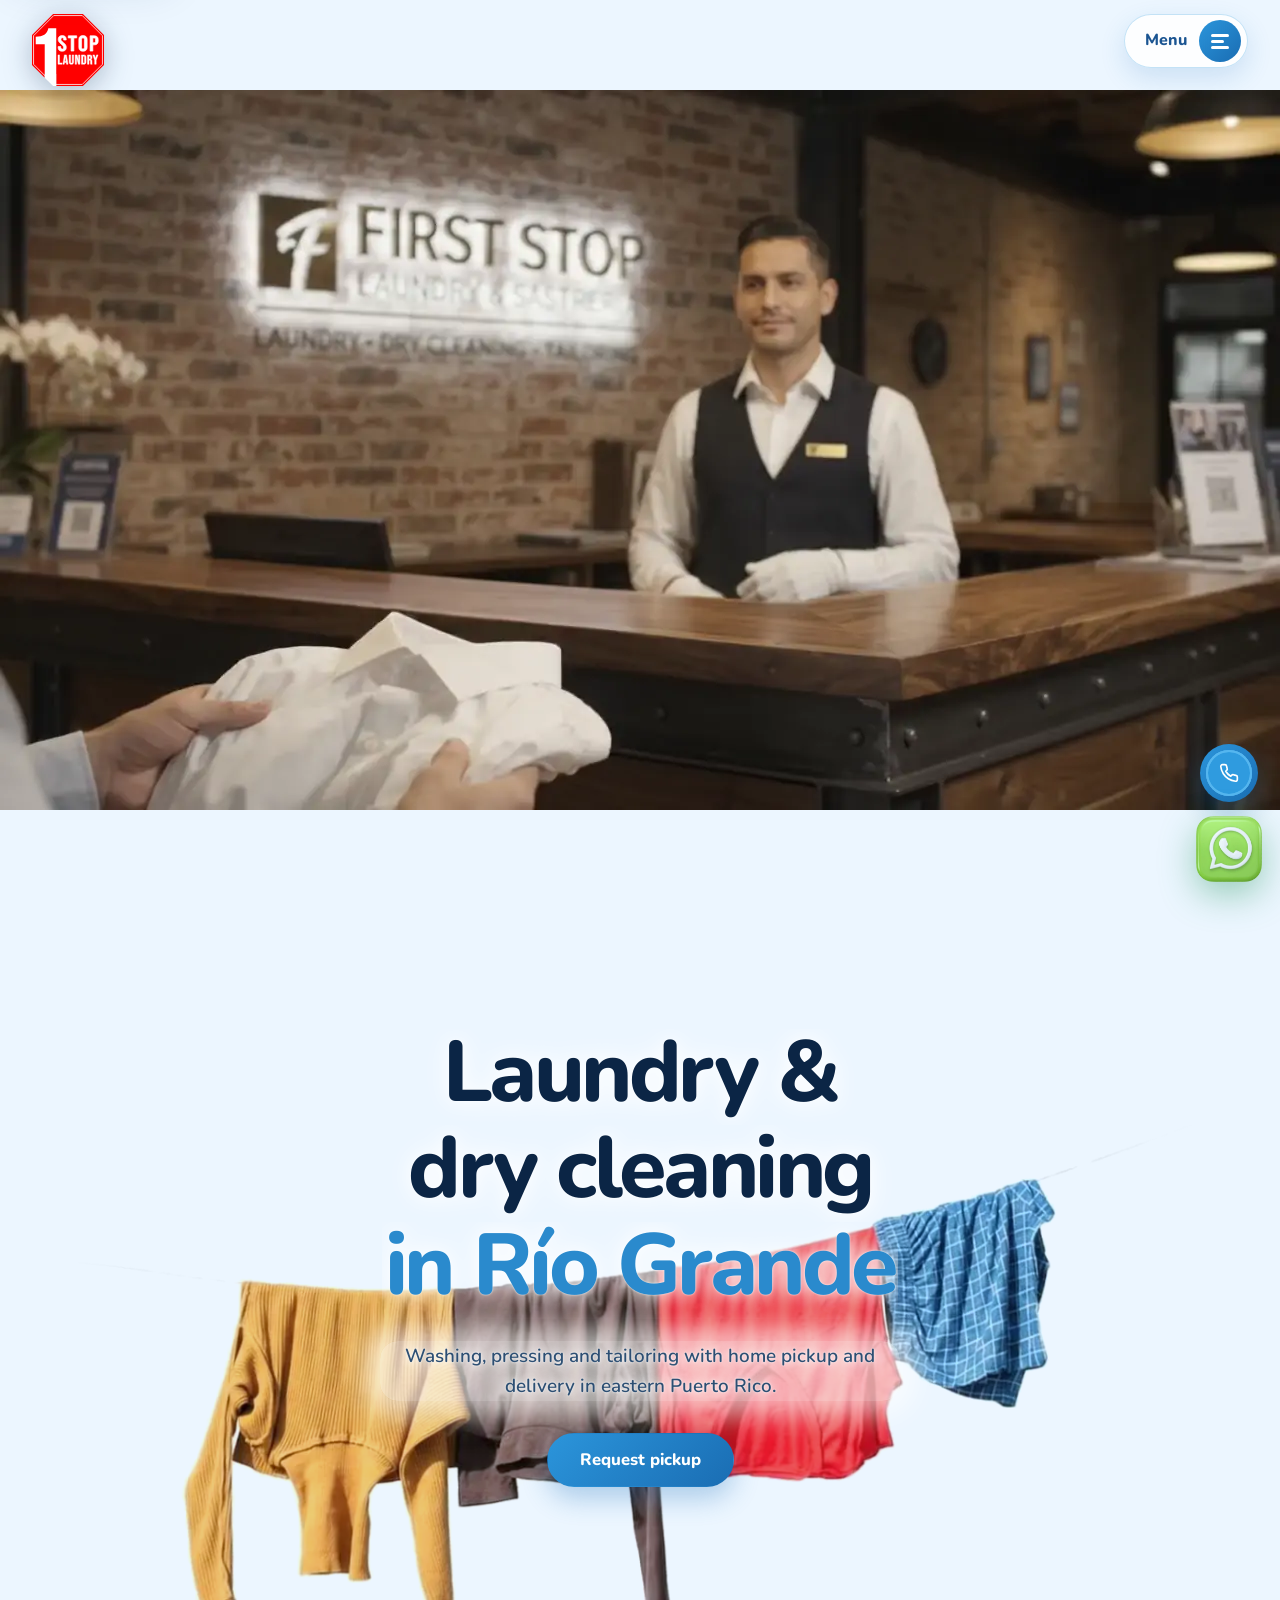
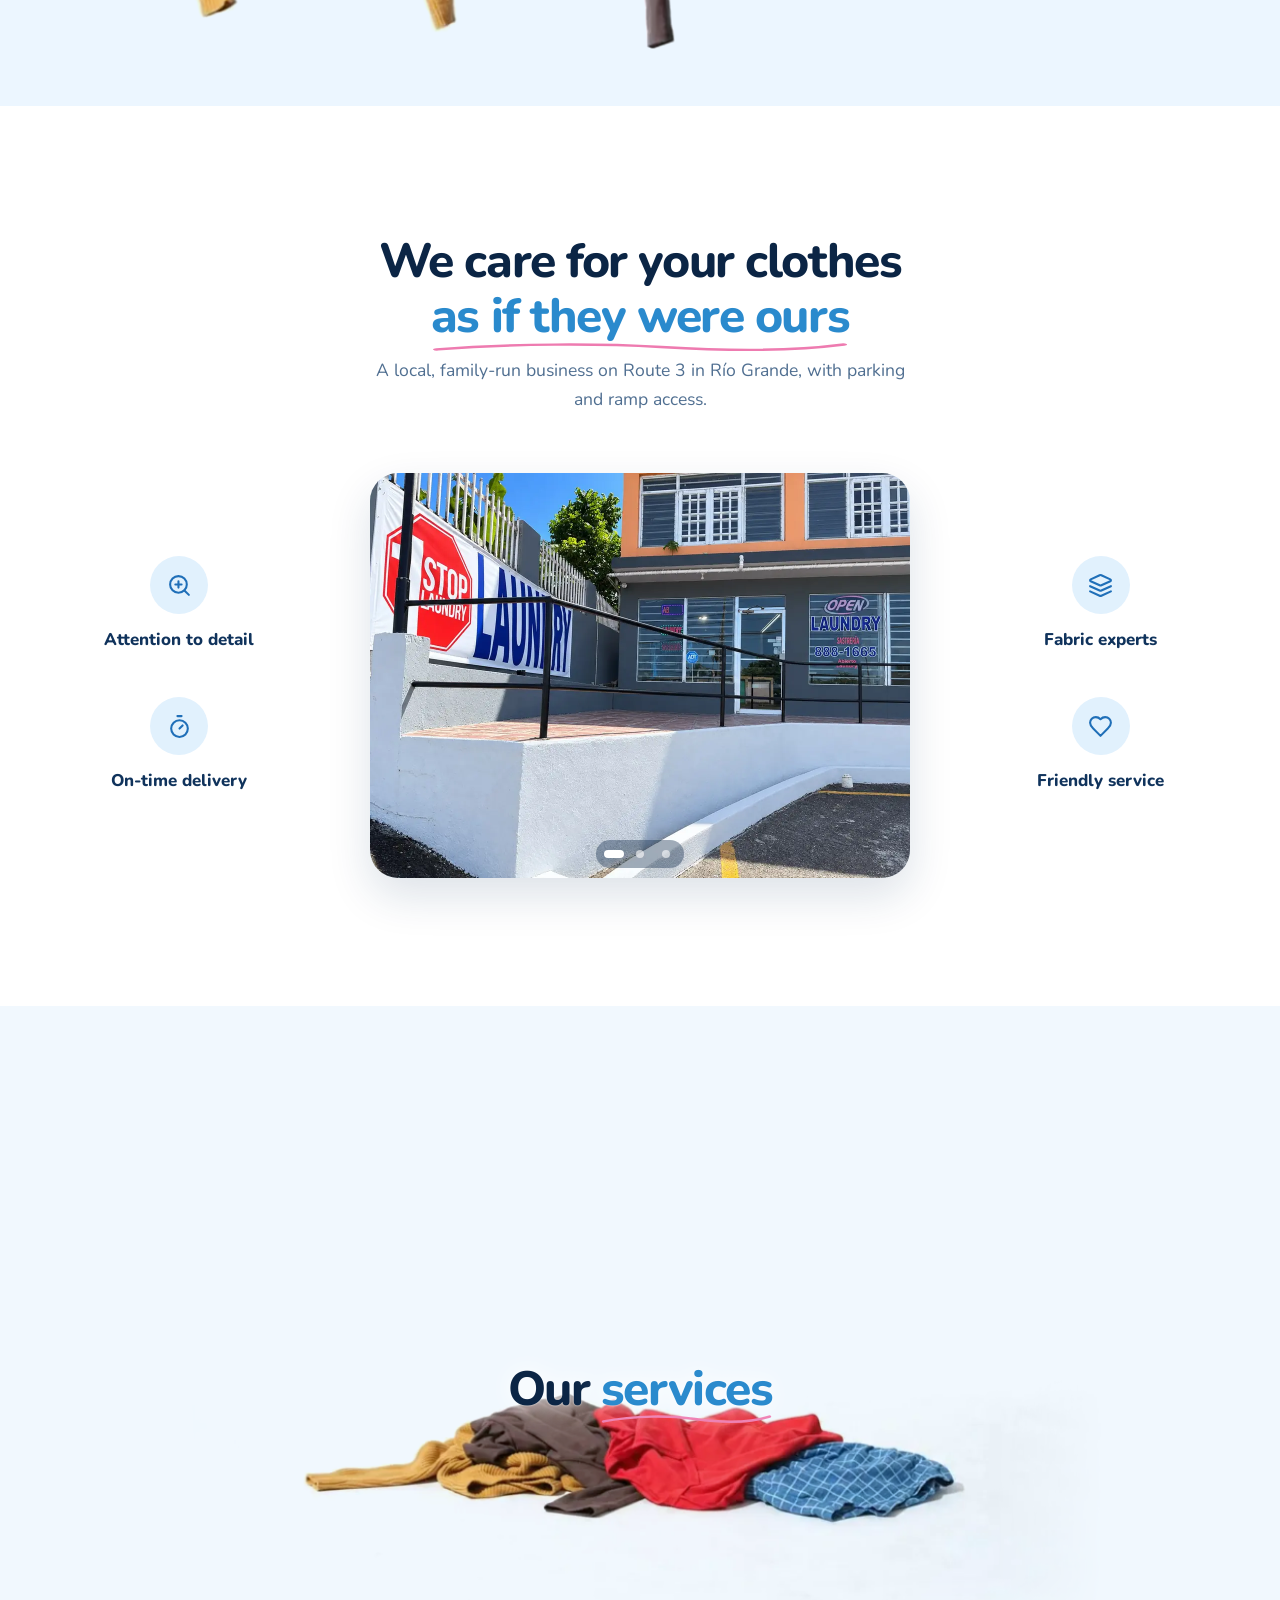
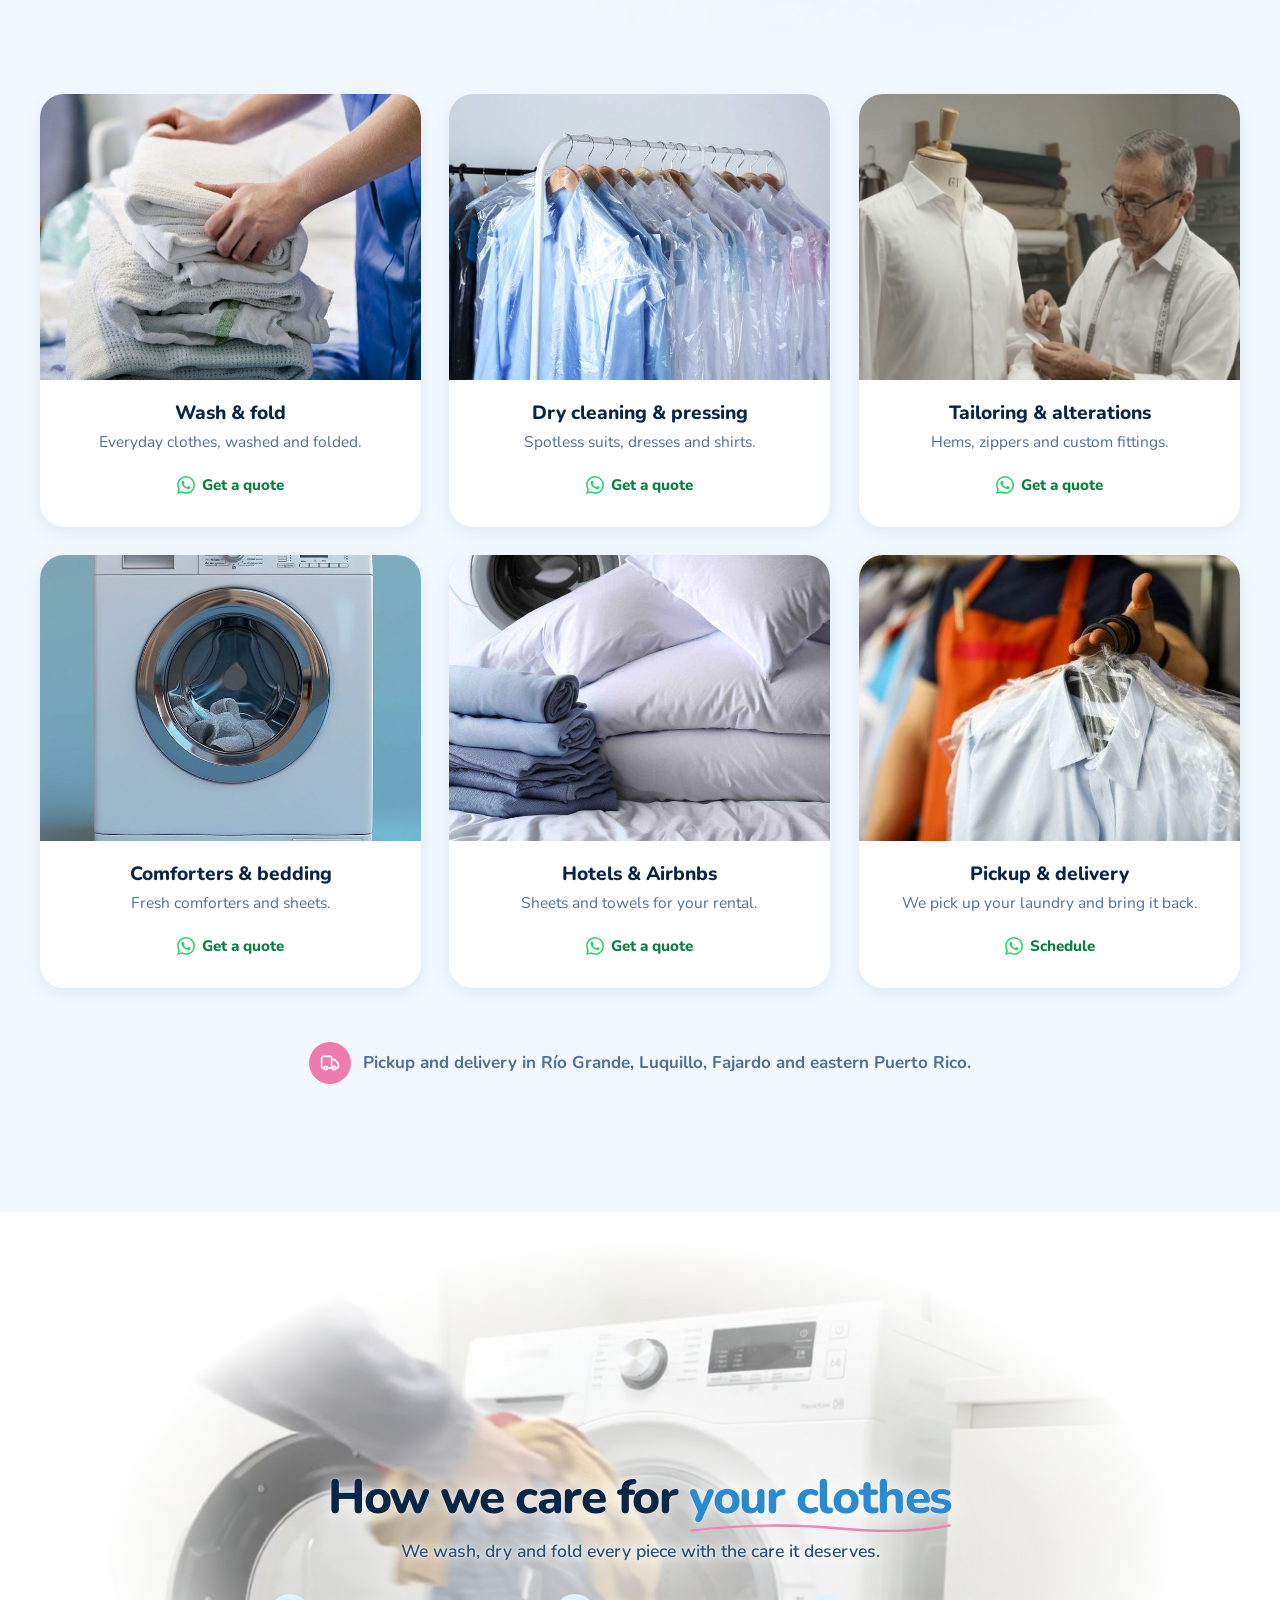
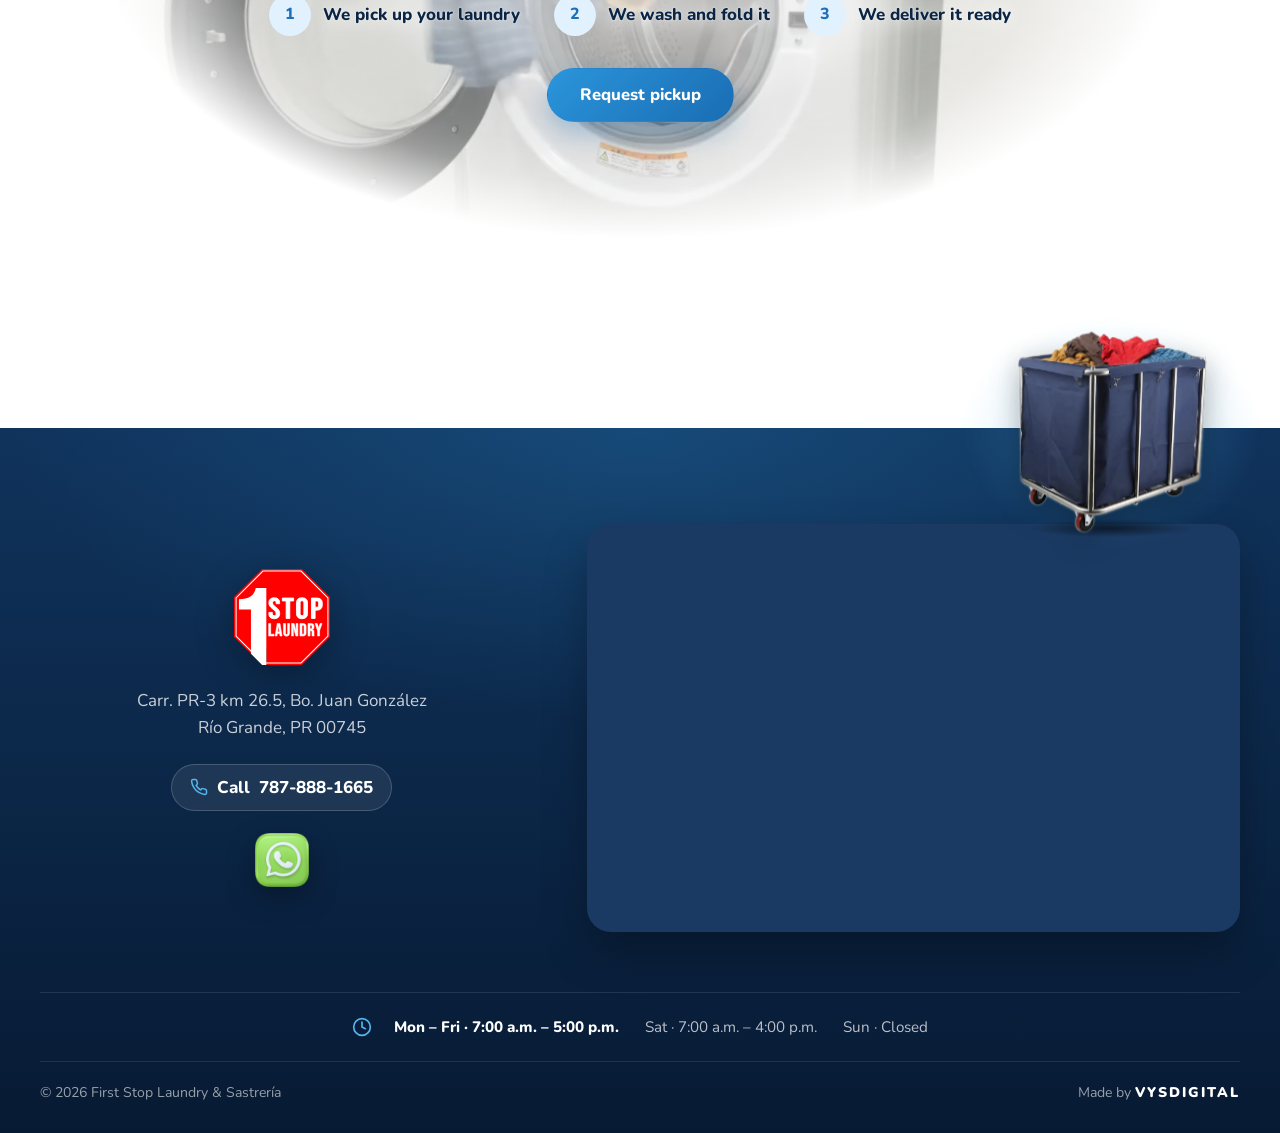
<file: en/index.html>
<!doctype html>
<html lang="en">
<head>
  <!-- Google tag (gtag.js) -->
  <script async src="https://www.googletagmanager.com/gtag/js?id=AW-18529891053"></script>
  <script>
    window.dataLayer = window.dataLayer || [];
    function gtag(){dataLayer.push(arguments);}
    gtag('js', new Date());
    gtag('config', 'AW-18529891053');
  </script>
  <meta charset="utf-8">
  <meta name="viewport" content="width=device-width, initial-scale=1, viewport-fit=cover">
  <!-- ARCHIVO GENERADO desde index.html con "node scripts/version-ingles.js". No lo edites a mano:
       cambia index.html (y su texto data-en) y vuelve a correr el script. -->
  <title data-en="Laundry &amp; Dry Cleaning in Río Grande, PR | First Stop" data-es="Lavandería y Dry Cleaning en Río Grande, PR | First Stop">Laundry &amp; Dry Cleaning in Río Grande, PR | First Stop</title>
  <meta name="description" content="Laundry, dry cleaning, pressing and tailoring in Río Grande, PR. Pickup and delivery in Luquillo, Fajardo, Canóvanas and eastern PR. Call 787-888-1665." data-en-content="Laundry, dry cleaning, pressing and tailoring in Río Grande, PR. Pickup and delivery in Luquillo, Fajardo, Canóvanas and eastern PR. Call 787-888-1665." data-es-content="Lavandería, dry cleaning, planchado y sastrería en Río Grande, PR. Recogido y entrega en Luquillo, Fajardo, Canóvanas y el área este. Llama al 787-888-1665.">
  <link rel="canonical" href="https://firstop-sigma.vercel.app/en/" data-en-href="https://firstop-sigma.vercel.app/en/" data-es-href="https://firstop-sigma.vercel.app/">
  <link rel="alternate" hreflang="es" href="https://firstop-sigma.vercel.app/">
  <link rel="alternate" hreflang="en" href="https://firstop-sigma.vercel.app/en/">
  <link rel="alternate" hreflang="x-default" href="https://firstop-sigma.vercel.app/">
  <meta name="robots" content="index, follow, max-image-preview:large, max-snippet:-1, max-video-preview:-1">
  <meta name="theme-color" content="#173F73">
  <meta name="format-detection" content="telephone=no">

  <!-- Carga rápida: la fuente y la portada del hero se piden primero -->
  <link rel="preload" href="../assets/fonts/nunito-latin-v32.woff2" as="font" type="font/woff2" crossorigin>
  <link rel="preload" as="image" href="../assets/images/hero-poster.webp" fetchpriority="high">
  <link rel="stylesheet" href="../assets/css/styles.css">
  <script>document.documentElement.classList.add('js');</script>

  <!-- SEO local: Puerto Rico -->
  <meta name="geo.region" content="US-PR">
  <meta name="geo.placename" content="Río Grande, Puerto Rico">
  <meta name="geo.position" content="18.3752249;-65.8068146">
  <meta name="ICBM" content="18.3752249, -65.8068146">

  <!-- Open Graph / redes sociales -->
  <meta property="og:type" content="website">
  <meta property="og:locale" content="en_US" data-en-content="en_US" data-es-content="es_PR">
  <meta property="og:locale:alternate" content="es_PR" data-en-content="es_PR" data-es-content="en_US">
  <meta property="og:site_name" content="First Stop Laundry &amp; Sastrería">
  <meta property="og:title" content="Laundry &amp; Dry Cleaning in Río Grande, Puerto Rico" data-en-content="Laundry &amp; Dry Cleaning in Río Grande, Puerto Rico" data-es-content="Lavandería y Dry Cleaning en Río Grande, Puerto Rico">
  <meta property="og:description" content="Washing, dry cleaning, pressing and tailoring with pickup and delivery in eastern Puerto Rico." data-en-content="Washing, dry cleaning, pressing and tailoring with pickup and delivery in eastern Puerto Rico." data-es-content="Lavado, dry cleaning, planchado y sastrería con recogido y entrega en el área este de Puerto Rico.">
  <meta property="og:url" content="https://firstop-sigma.vercel.app/en/" data-en-content="https://firstop-sigma.vercel.app/en/" data-es-content="https://firstop-sigma.vercel.app/">
  <!-- "?v=" obliga a WhatsApp y Facebook a mostrar la imagen nueva: cámbialo cada vez que cambies og-image.jpg -->
  <meta property="og:image" content="https://firstop-sigma.vercel.app/assets/images/og-image.jpg?v=20261102">
  <meta property="og:image:width" content="1200">
  <meta property="og:image:height" content="630">
  <meta property="og:image:alt" content="First Stop Laundry &amp; Sastrería – Laundry &amp; Dry Cleaning in Río Grande, Puerto Rico" data-en-content="First Stop Laundry &amp; Sastrería – Laundry &amp; Dry Cleaning in Río Grande, Puerto Rico" data-es-content="First Stop Laundry &amp; Sastrería – Lavandería y Dry Cleaning en Río Grande, Puerto Rico">
  <meta name="twitter:card" content="summary_large_image">
  <meta name="twitter:title" content="Laundry &amp; Dry Cleaning in Río Grande, Puerto Rico" data-en-content="Laundry &amp; Dry Cleaning in Río Grande, Puerto Rico" data-es-content="Lavandería y Dry Cleaning en Río Grande, Puerto Rico">
  <meta name="twitter:description" content="Washing, dry cleaning, pressing and tailoring with pickup and delivery in eastern Puerto Rico." data-en-content="Washing, dry cleaning, pressing and tailoring with pickup and delivery in eastern Puerto Rico." data-es-content="Lavado, dry cleaning, planchado y sastrería con recogido y entrega en el área este de Puerto Rico.">
  <meta name="twitter:image" content="https://firstop-sigma.vercel.app/assets/images/og-image.jpg?v=20261102">

  <link rel="icon" href="../assets/icons/favicon.svg" type="image/svg+xml">
  <link rel="icon" href="../assets/icons/favicon-32.png" sizes="32x32" type="image/png">
  <link rel="apple-touch-icon" href="../assets/icons/apple-touch-icon.png">
  <link rel="manifest" href="../site.webmanifest">

  <script type="application/ld+json">
  {
    "@context": "https://schema.org",
    "@graph": [
      {
        "@type": "DryCleaningOrLaundry",
        "@id": "https://firstop-sigma.vercel.app/#negocio",
        "name": "First Stop Laundry & Sastrería",
        "alternateName": [
          "1 Stop Laundry",
          "Laundry y Dry Cleaning",
          "First Stop Laundry and Sastreria"
        ],
        "description": "Laundry, dry cleaning, pressing and tailoring in Río Grande, Puerto Rico, with home pickup and delivery in eastern Puerto Rico.",
        "url": "https://firstop-sigma.vercel.app/",
        "logo": "https://firstop-sigma.vercel.app/assets/logo/logo.png",
        "image": [
          "https://firstop-sigma.vercel.app/assets/images/og-image.jpg",
          "https://firstop-sigma.vercel.app/assets/images/local/1-stop-laundry-rio-grande-fachada.webp",
          "https://firstop-sigma.vercel.app/assets/images/local/1-stop-laundry-rio-grande-entrada.webp",
          "https://firstop-sigma.vercel.app/assets/images/local/1-stop-laundry-rio-grande-estacionamiento.webp"
        ],
        "telephone": "+1-787-888-1665",
        "email": "marcanopr@gmail.com",
        "address": {
          "@type": "PostalAddress",
          "streetAddress": "Carr. PR-3 km 26.5, Bo. Juan González, Local #1",
          "addressLocality": "Río Grande",
          "addressRegion": "PR",
          "postalCode": "00745",
          "addressCountry": "US"
        },
        "geo": {
          "@type": "GeoCoordinates",
          "latitude": 18.3752249,
          "longitude": -65.8068146
        },
        "hasMap": "https://www.google.com/maps/place/?q=place_id:ChIJtUC9EbyfBIwR-CLt6le5Oa4",
        "openingHoursSpecification": [
          {
            "@type": "OpeningHoursSpecification",
            "dayOfWeek": [
              "Monday",
              "Tuesday",
              "Wednesday",
              "Thursday",
              "Friday"
            ],
            "opens": "07:00",
            "closes": "17:00"
          },
          {
            "@type": "OpeningHoursSpecification",
            "dayOfWeek": "Saturday",
            "opens": "07:00",
            "closes": "16:00"
          }
        ],
        "areaServed": [
          {
            "@type": "City",
            "name": "Río Grande"
          },
          {
            "@type": "City",
            "name": "Luquillo"
          },
          {
            "@type": "City",
            "name": "Fajardo"
          },
          {
            "@type": "City",
            "name": "Canóvanas"
          },
          {
            "@type": "City",
            "name": "Ceiba"
          },
          {
            "@type": "City",
            "name": "Naguabo"
          },
          {
            "@type": "City",
            "name": "Humacao"
          }
        ],
        "contactPoint": [
          {
            "@type": "ContactPoint",
            "contactType": "customer service",
            "telephone": "+1-787-888-1665",
            "areaServed": "PR",
            "availableLanguage": [
              "Spanish",
              "English"
            ]
          }
        ],
        "amenityFeature": [
          {
            "@type": "LocationFeatureSpecification",
            "name": "Wheelchair-accessible entrance",
            "value": true
          },
          {
            "@type": "LocationFeatureSpecification",
            "name": "Wheelchair-accessible parking",
            "value": true
          }
        ],
        "knowsLanguage": [
          "es",
          "en"
        ],
        "currenciesAccepted": "USD",
        "sameAs": [
          "https://www.google.com/maps/place/?q=place_id:ChIJtUC9EbyfBIwR-CLt6le5Oa4"
        ],
        "hasOfferCatalog": {
          "@type": "OfferCatalog",
          "name": "Laundry and tailoring services",
          "itemListElement": [
            {
              "@type": "Offer",
              "itemOffered": {
                "@type": "Service",
                "name": "Wash and fold",
                "description": "Everyday clothes washed, dried and folded."
              }
            },
            {
              "@type": "Offer",
              "itemOffered": {
                "@type": "Service",
                "name": "Dry cleaning and pressing",
                "description": "Dry cleaning and steam pressing of suits, dresses, shirts and guayaberas."
              }
            },
            {
              "@type": "Offer",
              "itemOffered": {
                "@type": "Service",
                "name": "Tailoring and alterations",
                "description": "Hems, zipper replacements, taking in and custom fittings."
              }
            },
            {
              "@type": "Offer",
              "itemOffered": {
                "@type": "Service",
                "name": "Comforter and bedding cleaning",
                "description": "Comforters, sheets and curtains washed and packed."
              }
            },
            {
              "@type": "Offer",
              "itemOffered": {
                "@type": "Service",
                "name": "Laundry service for hotels and Airbnbs",
                "description": "Sheets and towels for rentals, with pickup and delivery."
              }
            },
            {
              "@type": "Offer",
              "itemOffered": {
                "@type": "Service",
                "name": "Home pickup and delivery",
                "description": "Pickup and delivery Monday to Saturday in eastern Puerto Rico."
              }
            }
          ]
        }
      },
      {
        "@type": "WebSite",
        "@id": "https://firstop-sigma.vercel.app/#web",
        "url": "https://firstop-sigma.vercel.app/",
        "name": "First Stop Laundry & Sastrería",
        "inLanguage": [
          "es-PR",
          "en"
        ],
        "publisher": {
          "@id": "https://firstop-sigma.vercel.app/#negocio"
        }
      },
      {
        "@type": "WebPage",
        "@id": "https://firstop-sigma.vercel.app/en/#pagina",
        "url": "https://firstop-sigma.vercel.app/en/",
        "name": "Laundry & Dry Cleaning in Río Grande, PR | First Stop",
        "description": "Laundry, dry cleaning, pressing and tailoring in Río Grande, PR. Pickup and delivery in Luquillo, Fajardo, Canóvanas and eastern PR. Call 787-888-1665.",
        "inLanguage": "en",
        "isPartOf": {
          "@id": "https://firstop-sigma.vercel.app/#web"
        },
        "about": {
          "@id": "https://firstop-sigma.vercel.app/#negocio"
        },
        "primaryImageOfPage": {
          "@type": "ImageObject",
          "url": "https://firstop-sigma.vercel.app/assets/images/og-image.jpg",
          "width": 1200,
          "height": 630
        }
      }
    ]
  }
  </script>
</head>
<body>
  <!-- logo:start -->
  <!-- Logo "1 Stop Laundry" en vector (se ve nítido en cualquier tamaño). Archivo: assets/logo/logo.svg -->
  <svg class="sprite" xmlns="http://www.w3.org/2000/svg" aria-hidden="true" focusable="false">
    <symbol id="logo" viewBox="0 0 1200 1200">
      <polygon points="351.5,0 848.5,0 1200,351.5 1200,848.5 848.5,1200 404,1200 404,1000 212,1000 212,1060.5 0,848.5 0,351.5" fill="#FF0000"/>
      <polygon points="362.2,26 837.8,26 1174,362.2 1174,837.8 837.8,1174 362.2,1174 26,837.8 26,362.2" fill="none" stroke="#fff" stroke-width="13"/>
      <path d="M272 238H404V1200H351.5L212 1060.5V506H62V378C184 378 254 336 272 238Z" fill="#fff"/>
      <path d="M502.6 621.5Q469.5 621.5 452.5 604.9Q435.5 588.4 435.5 557.5L435.5 557.5L435.5 542.9L478.6 542.9L478.6 560.4Q478.6 585.1 502.2 585.1L502.2 585.1Q513.8 585.1 519.8 579.1Q525.8 573.1 525.8 559.6L525.8 559.6Q525.8 543.6 517.5 531.4Q509.3 519.2 486.9 502.1L486.9 502.1Q458.7 480.3 447.5 462.7Q436.3 445 436.3 422.8L436.3 422.8Q436.3 392.6 453.7 376.1Q471.1 359.5 504.3 359.5L504.3 359.5Q537 359.5 553.8 376.1Q570.6 392.6 570.6 423.5L570.6 423.5L570.6 434.1L527.5 434.1L527.5 421Q527.5 407.9 521.7 401.9Q515.9 395.9 504.7 395.9L504.7 395.9Q481.9 395.9 481.9 420.3L481.9 420.3Q481.9 434.1 490.4 446.1Q498.9 458.1 521.3 475.2L521.3 475.2Q549.9 497.1 560.6 514.9Q571.4 532.7 571.4 556.7L571.4 556.7Q571.4 588 553.8 604.8Q536.2 621.5 502.6 621.5L502.6 621.5ZM651.8 617.9L651.8 399.5L604.2 399.5L604.2 363.1L745.1 363.1L745.1 399.5L697.4 399.5L697.4 617.9L651.8 617.9ZM849.9 621.5Q816.3 621.5 798.5 604.8Q780.7 588 780.7 557.5L780.7 557.5L780.7 423.5Q780.7 393 798.5 376.2Q816.3 359.5 849.9 359.5L849.9 359.5Q883.5 359.5 901.3 376.2Q919.1 393 919.1 423.5L919.1 423.5L919.1 557.5Q919.1 588 901.3 604.8Q883.5 621.5 849.9 621.5L849.9 621.5ZM849.9 585.1Q873.5 585.1 873.5 560L873.5 560L873.5 421Q873.5 395.9 849.9 395.9L849.9 395.9Q826.3 395.9 826.3 421L826.3 421L826.3 560Q826.3 585.1 849.9 585.1L849.9 585.1ZM968.4 617.9L968.4 363.1L1035.5 363.1Q1069.5 363.1 1086.5 379.2Q1103.5 395.2 1103.5 426.1L1103.5 426.1L1103.5 451.2Q1103.5 482.1 1086.5 498.1Q1069.5 514.2 1035.5 514.2L1035.5 514.2L1014 514.2L1014 617.9L968.4 617.9ZM1014 477.8L1035.5 477.8Q1046.7 477.8 1052.3 472.3Q1057.9 466.8 1057.9 453.7L1057.9 453.7L1057.9 423.5Q1057.9 410.4 1052.3 405Q1046.7 399.5 1035.5 399.5L1035.5 399.5L1014 399.5L1014 477.8Z" fill="#fff" stroke="#fff" stroke-width="11" stroke-linejoin="round"/>
      <path d="M433.5 837.3L433.5 681.5L458.9 681.5L458.9 815L500.6 815L500.6 837.3L433.5 837.3ZM514 837.3L540.2 681.5L574.6 681.5L600.9 837.3L575.5 837.3L570.9 806.3L570.9 806.8L542.1 806.8L537.5 837.3L514 837.3ZM545.1 785.6L567.9 785.6L556.6 708.6L556.2 708.6L545.1 785.6ZM656.4 839.5Q638 839.5 628.3 829.4Q618.6 819.2 618.6 800.3L618.6 800.3L618.6 681.5L644 681.5L644 802.1Q644 810.1 647.3 813.7Q650.7 817.2 656.9 817.2L656.9 817.2Q663.1 817.2 666.5 813.7Q669.8 810.1 669.8 802.1L669.8 802.1L669.8 681.5L694.3 681.5L694.3 800.3Q694.3 819.2 684.6 829.4Q674.9 839.5 656.4 839.5L656.4 839.5ZM719.2 837.3L719.2 681.5L751 681.5L775.6 774.7L776.1 774.7L776.1 681.5L798.7 681.5L798.7 837.3L772.6 837.3L742.2 723.6L741.8 723.6L741.8 837.3L719.2 837.3ZM824.5 837.3L824.5 681.5L863.3 681.5Q882.2 681.5 891.6 691.3Q901.1 701.1 901.1 720L901.1 720L901.1 798.8Q901.1 817.7 891.6 827.5Q882.2 837.3 863.3 837.3L863.3 837.3L824.5 837.3ZM849.9 815L862.8 815Q869 815 872.4 811.5Q875.7 807.9 875.7 799.9L875.7 799.9L875.7 718.9Q875.7 710.9 872.4 707.3Q869 703.8 862.8 703.8L862.8 703.8L849.9 703.8L849.9 815ZM925 837.3L925 681.5L962.6 681.5Q982.2 681.5 991.2 690.3Q1000.2 699.1 1000.2 717.3L1000.2 717.3L1000.2 726.9Q1000.2 751.2 983.6 757.6L983.6 757.6L983.6 758.1Q992.8 760.7 996.6 769Q1000.4 777.2 1000.4 791L1000.4 791L1000.4 818.4Q1000.4 825 1000.9 829.2Q1001.4 833.3 1003.2 837.3L1003.2 837.3L977.4 837.3Q976 833.5 975.5 830.2Q975.1 826.8 975.1 818.1L975.1 818.1L975.1 789.7Q975.1 779 971.5 774.7Q967.9 770.5 959.2 770.5L959.2 770.5L950.4 770.5L950.4 837.3L925 837.3ZM950.4 748.3L959.6 748.3Q967.2 748.3 971 744.5Q974.8 740.7 974.8 731.8L974.8 731.8L974.8 719.8Q974.8 711.3 971.7 707.5Q968.6 703.8 961.9 703.8L961.9 703.8L950.4 703.8L950.4 748.3ZM1044.5 837.3L1044.5 771L1013.8 681.5L1040.8 681.5L1058.1 738.7L1058.5 738.7L1075.8 681.5L1100.5 681.5L1069.8 771L1069.8 837.3L1044.5 837.3Z" fill="#fff" stroke="#fff" stroke-width="7" stroke-linejoin="round"/>
    </symbol>
  </svg>
  <!-- logo:end -->
  <svg class="sprite" xmlns="http://www.w3.org/2000/svg" aria-hidden="true" focusable="false">
    <symbol id="i-phone" viewBox="0 0 24 24"><path fill="none" stroke="currentColor" stroke-width="2" stroke-linecap="round" stroke-linejoin="round" d="M22 16.92v3a2 2 0 0 1-2.18 2 19.8 19.8 0 0 1-8.63-3.07 19.5 19.5 0 0 1-6-6A19.8 19.8 0 0 1 2.12 4.18 2 2 0 0 1 4.11 2h3a2 2 0 0 1 2 1.72c.13.96.36 1.9.7 2.81a2 2 0 0 1-.45 2.11L8.09 9.91a16 16 0 0 0 6 6l1.27-1.27a2 2 0 0 1 2.11-.45c.91.34 1.85.57 2.81.7A2 2 0 0 1 22 16.92Z"/></symbol>
    <symbol id="i-whatsapp" viewBox="0 0 24 24"><path fill="currentColor" d="M17.47 14.38c-.3-.15-1.76-.87-2.03-.97-.27-.1-.47-.15-.67.15-.2.3-.77.97-.94 1.16-.17.2-.35.22-.64.08-.3-.15-1.26-.47-2.39-1.48-.88-.79-1.48-1.76-1.65-2.06-.17-.3-.02-.46.13-.6.13-.14.3-.35.45-.52.15-.17.2-.3.3-.5.1-.2.05-.37-.03-.52-.07-.15-.67-1.61-.92-2.2-.24-.58-.49-.5-.67-.51h-.57c-.2 0-.52.07-.8.37-.27.3-1.04 1.02-1.04 2.48 0 1.46 1.07 2.88 1.21 3.07.15.2 2.1 3.2 5.08 4.49.71.3 1.26.49 1.7.63.71.22 1.36.2 1.87.12.57-.09 1.76-.72 2-1.41.25-.7.25-1.29.18-1.41-.08-.13-.28-.2-.57-.35m-5.42 7.4h-.01a9.87 9.87 0 0 1-5.03-1.38l-.36-.21-3.74.98 1-3.65-.24-.37a9.86 9.86 0 0 1-1.51-5.26c0-5.45 4.44-9.88 9.89-9.88 2.64 0 5.12 1.03 6.99 2.9a9.83 9.83 0 0 1 2.89 6.99c0 5.45-4.44 9.88-9.88 9.88m8.41-18.3A11.82 11.82 0 0 0 12.05 0C5.5 0 .16 5.34.16 11.89c0 2.1.55 4.14 1.59 5.95L.06 24l6.3-1.65a11.88 11.88 0 0 0 5.69 1.45h.01c6.55 0 11.89-5.34 11.89-11.89a11.82 11.82 0 0 0-3.48-8.41Z"/></symbol>
    <symbol id="i-truck" viewBox="0 0 24 24"><g fill="none" stroke="currentColor" stroke-width="2" stroke-linecap="round" stroke-linejoin="round"><path d="M14 18V6a2 2 0 0 0-2-2H4a2 2 0 0 0-2 2v11a1 1 0 0 0 1 1h2M15 18H9M19 18h2a1 1 0 0 0 1-1v-3.65a1 1 0 0 0-.22-.62l-3.48-4.35A1 1 0 0 0 17.52 8H14"/><circle cx="17" cy="18" r="2"/><circle cx="7" cy="18" r="2"/></g></symbol>
    <symbol id="i-clock" viewBox="0 0 24 24"><g fill="none" stroke="currentColor" stroke-width="2" stroke-linecap="round" stroke-linejoin="round"><circle cx="12" cy="12" r="10"/><path d="M12 6v6l4 2"/></g></symbol>
    <symbol id="i-search" viewBox="0 0 24 24"><g fill="none" stroke="currentColor" stroke-width="2" stroke-linecap="round" stroke-linejoin="round"><circle cx="11" cy="11" r="8"/><path d="m21 21-4.3-4.3M8 11h6M11 8v6"/></g></symbol>
    <symbol id="i-timer" viewBox="0 0 24 24"><g fill="none" stroke="currentColor" stroke-width="2" stroke-linecap="round" stroke-linejoin="round"><path d="M10 2h4M12 14l3-3"/><circle cx="12" cy="14" r="8"/></g></symbol>
    <symbol id="i-layers" viewBox="0 0 24 24"><g fill="none" stroke="currentColor" stroke-width="2" stroke-linecap="round" stroke-linejoin="round"><path d="M12.83 2.18a2 2 0 0 0-1.66 0L2.6 6.08a1 1 0 0 0 0 1.83l8.58 3.91a2 2 0 0 0 1.66 0l8.58-3.9a1 1 0 0 0 0-1.83Z"/><path d="m22 17.65-9.17 4.16a2 2 0 0 1-1.66 0L2 17.65M22 12.65l-9.17 4.16a2 2 0 0 1-1.66 0L2 12.65"/></g></symbol>
    <symbol id="i-heart" viewBox="0 0 24 24"><path fill="none" stroke="currentColor" stroke-width="2" stroke-linecap="round" stroke-linejoin="round" d="M19 14c1.49-1.46 3-3.21 3-5.5A5.5 5.5 0 0 0 16.5 3c-1.76 0-3 .5-4.5 2-1.5-1.5-2.74-2-4.5-2A5.5 5.5 0 0 0 2 8.5c0 2.3 1.5 4.05 3 5.5l7 7Z"/></symbol>
  </svg>

  <a class="skip-link" href="#main" data-en="Skip to content" data-es="Saltar al contenido">Skip to content</a>

  <!-- ============ HEADER: logo y menú flotante (se abre y se guarda) ============ -->
  <header class="site-header" id="site-header">
    <a class="brand" href="#inicio" aria-label="1 Stop Laundry – Home" data-en-aria-label="1 Stop Laundry – Home" data-es-aria-label="1 Stop Laundry – Inicio">
      <svg class="logo" viewBox="0 0 1200 1200" aria-hidden="true" focusable="false"><use href="#logo"/></svg>
    </a>

    <div class="menu-wrap">
      <button class="menu-fab" type="button" aria-expanded="false" aria-controls="site-menu">
        <span class="menu-fab-label" data-en="Menu" data-es="Menú">Menu</span>
        <span class="menu-fab-icon" aria-hidden="true"><span></span><span></span><span></span></span>
      </button>

      <div class="menu-panel" id="site-menu">
        <nav aria-label="Main" data-en-aria-label="Main" data-es-aria-label="Principal">
          <ul class="menu-list">
            <li style="--i:0"><a href="#inicio" class="nav-link is-active" data-en="Home" data-es="Inicio">Home</a></li>
            <li style="--i:1"><a href="#nosotros" class="nav-link" data-en="About" data-es="Nosotros">About</a></li>
            <li style="--i:2"><a href="#servicios" class="nav-link" data-en="Services" data-es="Servicios">Services</a></li>
            <li style="--i:3"><a href="#proceso" class="nav-link" data-en="Process" data-es="Proceso">Process</a></li>
            <li style="--i:4"><a href="#contacto" class="nav-link" data-en="Contact" data-es="Contacto">Contact</a></li>
          </ul>
        </nav>

        <!-- Idioma: español / inglés -->
        <div class="lang-switch" role="group" aria-label="Idioma / Language">
          <button type="button" data-lang="es" aria-pressed="false" lang="es">Español</button>
          <button type="button" data-lang="en" aria-pressed="true" lang="en">English</button>
        </div>
      </div>
    </div>
  </header>

  <main id="main">
    <!-- ============ HERO: solo el video. Al terminar, la página baja a la bienvenida. ============ -->
    <section class="hero" id="inicio" aria-label="First Stop Laundry &amp; Sastrería video" data-en-aria-label="First Stop Laundry &amp; Sastrería video" data-es-aria-label="Video de First Stop Laundry &amp; Sastrería">
      <video class="hero-video" autoplay muted playsinline preload="auto" disablepictureinpicture disableremoteplayback poster="../assets/images/hero-poster.webp" aria-hidden="true">
        <source src="../assets/videos/hero.mp4" type="video/mp4">
      </video>
      <a class="hero-cue" href="#bienvenida" aria-label="Scroll to the welcome section" data-en-aria-label="Scroll to the welcome section" data-es-aria-label="Bajar a la bienvenida"><span aria-hidden="true"></span></a>
    </section>

    <!-- ============ BIENVENIDA (las letras grandes) ============ -->
    <section class="section intro scene" id="bienvenida" aria-labelledby="intro-title">
      <div class="scene-bg scene-bg--white" aria-hidden="true">
        <video class="scene-video" muted loop playsinline preload="none" disablepictureinpicture disableremoteplayback data-poster="../assets/images/proceso/ropa-cae.webp">
          <source src="../assets/videos/proceso/ropa-cae.mp4" type="video/mp4">
        </video>
      </div>
      <div class="container intro-inner">
        <h1 class="intro-title reveal" id="intro-title">
          <span class="line"><span data-en="Laundry &amp;" data-es="Lavandería y">Laundry &amp;</span></span>
          <span class="line"><span>dry cleaning</span></span>
          <span class="line"><span class="accent" data-en="in Río Grande" data-es="en Río Grande">in Río Grande</span></span>
        </h1>
        <p class="intro-text reveal" style="--i:3" data-en="Washing, pressing and tailoring with home pickup and delivery in eastern Puerto Rico." data-es="Lavado, planchado y sastrería con recogido y entrega a domicilio en el este de Puerto Rico.">Washing, pressing and tailoring with home pickup and delivery in eastern Puerto Rico.</p>
        <a class="btn btn-brand btn-lg intro-cta reveal" style="--i:4" href="https://wa.me/19396555329" data-wa="¡Hola First Stop! Quiero coordinar un recogido." data-wa-en="Hi First Stop! I'd like to schedule a pickup." target="_blank" rel="noopener" data-en="Request pickup" data-es="Solicitar recogido">Request pickup</a>
      </div>
    </section>

    <!-- ============ NOSOTROS ============ -->
    <section class="section about" id="nosotros" aria-labelledby="about-title">
      <div class="container">

        <header class="section-head reveal">
          <h2 class="section-title" id="about-title" data-en-html='We care for your clothes <span class="hl">as if they were ours</span>' data-es-html='Cuidamos tu ropa <span class="hl">como si fuera nuestra</span>'>We care for your clothes <span class="hl">as if they were ours</span></h2>
          <p class="section-lead" data-en="A local, family-run business on Route 3 in Río Grande, with parking and ramp access." data-es="Un negocio local y familiar en la Carr. 3 de Río Grande, con estacionamiento y rampa de acceso.">A local, family-run business on Route 3 in Río Grande, with parking and ramp access.</p>
        </header>

        <div class="about-grid">
          <ul class="about-features" role="list">
            <li class="feature reveal" data-reveal="left" style="--i:1">
              <span class="feature-icon"><svg aria-hidden="true"><use href="#i-search"/></svg></span>
              <span data-en="Attention to detail" data-es="Atención al detalle">Attention to detail</span>
            </li>
            <li class="feature reveal" data-reveal="left" style="--i:2">
              <span class="feature-icon"><svg aria-hidden="true"><use href="#i-timer"/></svg></span>
              <span data-en="On-time delivery" data-es="Entrega puntual">On-time delivery</span>
            </li>
          </ul>

          <!-- Fotos del local: pasan solas mientras se ven; los puntos (o deslizar) cambian de foto.
               Para cambiarlas, reemplaza los archivos en assets/images/local/ con el mismo nombre. -->
          <figure class="about-media local-gallery reveal" data-reveal="zoom">
            <div class="local-slides">
              <img class="local-slide is-active" src="../assets/images/local/1-stop-laundry-rio-grande-fachada.webp" width="1080" height="810" loading="lazy" decoding="async" alt="1 Stop Laundry storefront with its sign and entrance ramp, at Route 3, km 26.5, Río Grande, Puerto Rico" data-en-alt="1 Stop Laundry storefront with its sign and entrance ramp, at Route 3, km 26.5, Río Grande, Puerto Rico" data-es-alt="Fachada de 1 Stop Laundry con su letrero y la rampa de entrada, en la Carr. 3 km 26.5 de Río Grande, Puerto Rico">
              <img class="local-slide" src="../assets/images/local/1-stop-laundry-rio-grande-entrada.webp" width="1080" height="810" loading="lazy" decoding="async" alt="Laundry entrance with the open, laundry and tailoring sign, and the phone number 888-1665" data-en-alt="Laundry entrance with the open, laundry and tailoring sign, and the phone number 888-1665" data-es-alt="Entrada de la lavandería con el letrero de abierto, laundry y sastrería, y el teléfono 888-1665">
              <img class="local-slide" src="../assets/images/local/1-stop-laundry-rio-grande-estacionamiento.webp" width="1080" height="810" loading="lazy" decoding="async" alt="Parking in front of 1 Stop Laundry in Río Grande, Puerto Rico" data-en-alt="Parking in front of 1 Stop Laundry in Río Grande, Puerto Rico" data-es-alt="Estacionamiento frente a 1 Stop Laundry en Río Grande, Puerto Rico">
            </div>
            <div class="local-dots" role="group" aria-label="Photos of the store" data-en-aria-label="Photos of the store" data-es-aria-label="Fotos del local">
              <button type="button" class="local-dot" aria-pressed="true" aria-label="Photo 1: storefront" data-en-aria-label="Photo 1: storefront" data-es-aria-label="Foto 1: fachada"></button>
              <button type="button" class="local-dot" aria-pressed="false" aria-label="Photo 2: entrance" data-en-aria-label="Photo 2: entrance" data-es-aria-label="Foto 2: entrada"></button>
              <button type="button" class="local-dot" aria-pressed="false" aria-label="Photo 3: parking" data-en-aria-label="Photo 3: parking" data-es-aria-label="Foto 3: estacionamiento"></button>
            </div>
          </figure>

          <ul class="about-features" role="list">
            <li class="feature reveal" data-reveal="right" style="--i:1">
              <span class="feature-icon"><svg aria-hidden="true"><use href="#i-layers"/></svg></span>
              <span data-en="Fabric experts" data-es="Expertos en telas">Fabric experts</span>
            </li>
            <li class="feature reveal" data-reveal="right" style="--i:2">
              <span class="feature-icon"><svg aria-hidden="true"><use href="#i-heart"/></svg></span>
              <span data-en="Friendly service" data-es="Trato familiar">Friendly service</span>
            </li>
          </ul>
        </div>
      </div>
    </section>

    <!-- ============ SERVICIOS ============ -->
    <section class="section services" id="servicios" aria-labelledby="services-title">
      <div class="container">
        <div class="scene scene--head">
          <div class="scene-bg scene-bg--white" aria-hidden="true">
            <video class="scene-video" muted loop playsinline preload="none" disablepictureinpicture disableremoteplayback data-poster="../assets/images/proceso/ropa-recogida.webp">
              <source src="../assets/videos/proceso/ropa-recogida.mp4" type="video/mp4">
            </video>
          </div>
          <header class="section-head reveal">
            <h2 class="section-title" id="services-title" data-en-html='Our <span class="hl">services</span>' data-es-html='Nuestros <span class="hl">servicios</span>'>Our <span class="hl">services</span></h2>
          </header>
        </div>

        <!-- Para cambiar una foto: reemplaza el archivo en assets/images/servicios/ con el mismo nombre. -->
        <ul class="services-grid" role="list">
          <li class="reveal" style="--i:0">
            <article class="service-card">
              <div class="service-media">
                <img src="../assets/images/servicios/lavado-y-doblado.jpg" width="800" height="600" loading="lazy" decoding="async" alt="Person folding clean towels: wash and fold in Río Grande, Puerto Rico" data-en-alt="Person folding clean towels: wash and fold in Río Grande, Puerto Rico" data-es-alt="Persona doblando toallas limpias: lavado y doblado en Río Grande, Puerto Rico">
              </div>
              <div class="service-body">
                <h3 data-en="Wash &amp; fold" data-es="Lavado y doblado">Wash &amp; fold</h3>
                <p data-en="Everyday clothes, washed and folded." data-es="Ropa del diario, lavada y doblada.">Everyday clothes, washed and folded.</p>
                <a class="service-link" href="https://wa.me/19396555329" data-wa="¡Hola! Quiero cotizar el servicio de lavado y doblado." data-wa-en="Hi! I'd like a quote for wash and fold." target="_blank" rel="noopener"><svg aria-hidden="true"><use href="#i-whatsapp"/></svg><span data-en="Get a quote" data-es="Cotizar">Get a quote</span></a>
              </div>
            </article>
          </li>
          <li class="reveal" style="--i:1">
            <article class="service-card">
              <div class="service-media">
                <img src="../assets/images/servicios/dry-cleaning-planchado.jpg" width="800" height="600" loading="lazy" decoding="async" alt="Dry-cleaned, pressed shirts on hangers with plastic covers" data-en-alt="Dry-cleaned, pressed shirts on hangers with plastic covers" data-es-alt="Camisas con dry cleaning y planchado, colgadas en ganchos con plástico">
              </div>
              <div class="service-body">
                <h3 data-en="Dry cleaning &amp; pressing" data-es="Dry cleaning y planchado">Dry cleaning &amp; pressing</h3>
                <p data-en="Spotless suits, dresses and shirts." data-es="Trajes, vestidos y camisas impecables.">Spotless suits, dresses and shirts.</p>
                <a class="service-link" href="https://wa.me/19396555329" data-wa="¡Hola! Quiero cotizar dry cleaning y planchado." data-wa-en="Hi! I'd like a quote for dry cleaning and pressing." target="_blank" rel="noopener"><svg aria-hidden="true"><use href="#i-whatsapp"/></svg><span data-en="Get a quote" data-es="Cotizar">Get a quote</span></a>
              </div>
            </article>
          </li>
          <li class="reveal" style="--i:2">
            <article class="service-card">
              <div class="service-media">
                <img src="../assets/images/servicios/sastreria-alteraciones.jpg" width="800" height="600" loading="lazy" decoding="async" alt="Tailor fitting a shirt: tailoring and alterations in Río Grande" data-en-alt="Tailor fitting a shirt: tailoring and alterations in Río Grande" data-es-alt="Sastre ajustando una camisa: sastrería y alteraciones en Río Grande">
              </div>
              <div class="service-body">
                <h3 data-en="Tailoring &amp; alterations" data-es="Sastrería y alteraciones">Tailoring &amp; alterations</h3>
                <p data-en="Hems, zippers and custom fittings." data-es="Ruedos, zippers y ajustes a tu medida.">Hems, zippers and custom fittings.</p>
                <a class="service-link" href="https://wa.me/19396555329" data-wa="¡Hola! Necesito un arreglo de sastrería." data-wa-en="Hi! I need a tailoring alteration." target="_blank" rel="noopener"><svg aria-hidden="true"><use href="#i-whatsapp"/></svg><span data-en="Get a quote" data-es="Cotizar">Get a quote</span></a>
              </div>
            </article>
          </li>
          <li class="reveal" style="--i:3">
            <article class="service-card">
              <div class="service-media">
                <img src="../assets/images/servicios/comforters-ropa-de-cama.jpg" width="800" height="600" loading="lazy" decoding="async" alt="Washing machine with sheets and bedding" data-en-alt="Washing machine with sheets and bedding" data-es-alt="Lavadora con sábanas y ropa de cama">
              </div>
              <div class="service-body">
                <h3 data-en="Comforters &amp; bedding" data-es="Comforters y ropa de cama">Comforters &amp; bedding</h3>
                <p data-en="Fresh comforters and sheets." data-es="Comforters y sábanas frescos.">Fresh comforters and sheets.</p>
                <a class="service-link" href="https://wa.me/19396555329" data-wa="¡Hola! Quiero lavar comforters y ropa de cama." data-wa-en="Hi! I'd like to wash comforters and bedding." target="_blank" rel="noopener"><svg aria-hidden="true"><use href="#i-whatsapp"/></svg><span data-en="Get a quote" data-es="Cotizar">Get a quote</span></a>
              </div>
            </article>
          </li>
          <li class="reveal" style="--i:4">
            <article class="service-card">
              <div class="service-media">
                <img src="../assets/images/servicios/hoteles-y-airbnb.jpg" width="800" height="600" loading="lazy" decoding="async" alt="Clean sheets, pillows and towels for hotels and Airbnbs in Puerto Rico" data-en-alt="Clean sheets, pillows and towels for hotels and Airbnbs in Puerto Rico" data-es-alt="Sábanas, almohadas y toallas limpias para hoteles y Airbnbs en Puerto Rico">
              </div>
              <div class="service-body">
                <h3 data-en="Hotels &amp; Airbnbs" data-es="Hoteles y Airbnbs">Hotels &amp; Airbnbs</h3>
                <p data-en="Sheets and towels for your rental." data-es="Sábanas y toallas para tu alojamiento.">Sheets and towels for your rental.</p>
                <a class="service-link" href="https://wa.me/19396555329" data-wa="¡Hola! Me interesa el servicio de lavandería para mi hotel o Airbnb." data-wa-en="Hi! I'm interested in laundry service for my hotel or Airbnb." target="_blank" rel="noopener"><svg aria-hidden="true"><use href="#i-whatsapp"/></svg><span data-en="Get a quote" data-es="Cotizar">Get a quote</span></a>
              </div>
            </article>
          </li>
          <li class="reveal" style="--i:5">
            <article class="service-card">
              <div class="service-media">
                <img src="../assets/images/servicios/recogido-y-entrega.jpg" width="800" height="600" loading="lazy" decoding="async" alt="Staff member handing clean shirts to a customer: pickup and delivery in Río Grande" data-en-alt="Staff member handing clean shirts to a customer: pickup and delivery in Río Grande" data-es-alt="Empleado entregando camisas limpias al cliente: recogido y entrega en Río Grande">
              </div>
              <div class="service-body">
                <h3 data-en="Pickup &amp; delivery" data-es="Recogido y entrega">Pickup &amp; delivery</h3>
                <p data-en="We pick up your laundry and bring it back." data-es="Pasamos por tu ropa y te la llevamos.">We pick up your laundry and bring it back.</p>
                <a class="service-link" href="https://wa.me/19396555329" data-wa="¡Hola! Quiero coordinar un recogido a domicilio." data-wa-en="Hi! I'd like to schedule a home pickup." target="_blank" rel="noopener"><svg aria-hidden="true"><use href="#i-whatsapp"/></svg><span data-en="Schedule" data-es="Coordinar">Schedule</span></a>
              </div>
            </article>
          </li>
        </ul>

        <p class="service-area reveal">
          <span class="van" aria-hidden="true"><svg><use href="#i-truck"/></svg></span>
          <span data-en="Pickup and delivery in Río Grande, Luquillo, Fajardo and eastern Puerto Rico." data-es="Recogido y entrega en Río Grande, Luquillo, Fajardo y el área este.">Pickup and delivery in Río Grande, Luquillo, Fajardo and eastern Puerto Rico.</span>
        </p>
      </div>
    </section>

    <!-- ============ ASÍ CUIDAMOS TU ROPA (la ropa entra a la lavadora y se lava) ============ -->
    <section class="section process" id="proceso" aria-labelledby="process-title">
      <div class="container">
        <div class="scene scene--head scene--room">
          <div class="scene-bg scene-bg--room" aria-hidden="true">
            <video class="scene-video" muted loop playsinline preload="none" disablepictureinpicture disableremoteplayback data-poster="../assets/images/proceso/ropa-lavadora.webp">
              <source src="../assets/videos/proceso/ropa-lavadora.mp4" type="video/mp4">
            </video>
          </div>
          <div class="process-copy">
          <h2 class="section-title process-title reveal" id="process-title" data-en-html='How we care for <span class="hl">your clothes</span>' data-es-html='Así cuidamos <span class="hl">tu ropa</span>'>How we care for <span class="hl">your clothes</span></h2>
          <p class="section-lead process-lead reveal" style="--i:1" data-en="We wash, dry and fold every piece with the care it deserves." data-es="Lavamos, secamos y doblamos cada pieza con el cuidado que merece.">We wash, dry and fold every piece with the care it deserves.</p>
          <ol class="steps" role="list">
            <li class="reveal" style="--i:2"><span class="step-num" aria-hidden="true">1</span><span data-en="We pick up your laundry" data-es="Recogemos tu ropa">We pick up your laundry</span></li>
            <li class="reveal" style="--i:3"><span class="step-num" aria-hidden="true">2</span><span data-en="We wash and fold it" data-es="La lavamos y doblamos">We wash and fold it</span></li>
            <li class="reveal" style="--i:4"><span class="step-num" aria-hidden="true">3</span><span data-en="We deliver it ready" data-es="Te la entregamos lista">We deliver it ready</span></li>
          </ol>
          <a class="btn btn-brand btn-lg process-cta reveal" style="--i:5" href="https://wa.me/19396555329" data-wa="¡Hola First Stop! Quiero coordinar un recogido." data-wa-en="Hi First Stop! I'd like to schedule a pickup." target="_blank" rel="noopener" data-en="Request pickup" data-es="Solicitar recogido">Request pickup</a>
          </div>
        </div>
      </div>
    </section>
  </main>

  <!-- ============ FOOTER: canales oficiales, mapa y horario ============ -->
  <footer class="site-footer" id="contacto">
    <div class="bubbles" aria-hidden="true">
      <span style="--x:4%;--s:22px;--d:13s;--delay:-1s;--drift:26px"></span>
      <span style="--x:12%;--s:46px;--d:17s;--delay:-9s;--drift:-30px"></span>
      <span style="--x:21%;--s:16px;--d:11s;--delay:-4s;--drift:18px"></span>
      <span style="--x:30%;--s:34px;--d:15s;--delay:-12s;--drift:-22px"></span>
      <span style="--x:39%;--s:12px;--d:10s;--delay:-6s;--drift:14px"></span>
      <span style="--x:48%;--s:28px;--d:16s;--delay:-2s;--drift:-26px"></span>
      <span style="--x:57%;--s:18px;--d:12s;--delay:-8s;--drift:22px"></span>
      <span style="--x:65%;--s:40px;--d:18s;--delay:-14s;--drift:-18px"></span>
      <span style="--x:73%;--s:14px;--d:11s;--delay:-3s;--drift:20px"></span>
      <span style="--x:81%;--s:30px;--d:15s;--delay:-10s;--drift:-28px"></span>
      <span style="--x:89%;--s:20px;--d:13s;--delay:-5s;--drift:16px"></span>
      <span style="--x:96%;--s:36px;--d:17s;--delay:-11s;--drift:-20px"></span>
    </div>

    <div class="container">

      <div class="footer-main">
        <!-- Carro de lavandería con ropa (animación 3D): llega rodando y le caen prendas -->
        <div class="footer-cart" aria-hidden="true">
          <div class="cart-stage">
            <span class="cart-glow"></span>
            <span class="cart-shadow"></span>
            <div class="cart-3d">
              <img class="cart-layer cart-back" src="../assets/images/carro/carro-fondo.webp" width="640" height="748" alt="" loading="lazy" decoding="async">
              <img class="cart-layer cart-heap" src="../assets/images/carro/carro-ropa.webp" width="640" height="748" alt="" loading="lazy" decoding="async">
              <img class="cart-drop cart-drop--red" src="../assets/images/carro/prenda-roja.webp" width="154" height="158" alt="" loading="lazy" decoding="async">
              <img class="cart-drop cart-drop--blue" src="../assets/images/carro/prenda-azul.webp" width="141" height="178" alt="" loading="lazy" decoding="async">
              <img class="cart-layer cart-front" src="../assets/images/carro/carro-frente.webp" width="640" height="748" alt="" loading="lazy" decoding="async">
            </div>
          </div>
        </div>
        <div class="footer-info reveal">
          <a class="footer-logo" href="#inicio" aria-label="1 Stop Laundry – Back to top" data-en-aria-label="1 Stop Laundry – Back to top" data-es-aria-label="1 Stop Laundry – Volver al inicio">
            <svg class="logo" viewBox="0 0 1200 1200" aria-hidden="true" focusable="false"><use href="#logo"/></svg>
          </a>
          <address class="footer-address">
            <a href="https://www.google.com/maps/dir/?api=1&amp;destination=Laundry%20y%20Dry%20Cleaning%2C%20R%C3%ADo%20Grande&amp;destination_place_id=ChIJtUC9EbyfBIwR-CLt6le5Oa4" target="_blank" rel="noopener">
              Carr. PR-3 km 26.5, Bo. Juan González<br>Río Grande, PR 00745
            </a>
          </address>
          <a class="footer-phone" href="tel:+17878881665"><svg aria-hidden="true"><use href="#i-phone"/></svg><span data-en="Call" data-es="Llamar">Call</span> 787-888-1665</a>
          <ul class="socials" role="list" aria-label="Official channels" data-en-aria-label="Official channels" data-es-aria-label="Canales oficiales">
            <li>
              <a href="https://wa.me/19396555329" data-wa="¡Hola First Stop! Quiero información sobre sus servicios." data-wa-en="Hi First Stop! I'd like information about your services." target="_blank" rel="noopener" aria-label="WhatsApp">
                <img src="../assets/icons/whatsapp-3d.webp" width="56" height="56" loading="lazy" alt="">
              </a>
            </li>
            <!-- Facebook e Instagram: escondidos hasta tener las páginas oficiales del negocio.
                 Para mostrarlos, pon la URL de la página en href y quita los comentarios (y agrégala en "sameAs").
            <li>
              <a href="https://www.facebook.com/PAGINA-DEL-NEGOCIO" target="_blank" rel="noopener" aria-label="Facebook">
                <img src="../assets/icons/facebook-3d.webp" width="56" height="56" loading="lazy" alt="">
              </a>
            </li>
            <li>
              <a href="https://www.instagram.com/CUENTA-DEL-NEGOCIO" target="_blank" rel="noopener" aria-label="Instagram">
                <img src="../assets/icons/instagram-3d.webp" width="56" height="56" loading="lazy" alt="">
              </a>
            </li>
            -->
          </ul>
        </div>

        <div class="map-frame reveal" style="--i:1">
          <iframe title="Map: Laundry y Dry Cleaning in Río Grande, Puerto Rico" data-en-title="Map: Laundry y Dry Cleaning in Río Grande, Puerto Rico" loading="lazy" referrerpolicy="no-referrer-when-downgrade" allowfullscreen src="https://www.google.com/maps/embed?pb=!1m18!1m12!1m3!1d1200!2d-65.8068146!3d18.3752249!2m3!1f0!2f0!3f0!3m2!1i1024!2i768!4f13.1!3m3!1m2!1s0x8c049fbc11bd40b5%3A0xae39b957eaed22f8!2sLaundry%20y%20Dry%20Cleaning!5e0!3m2!1ses!2spr!4v1760000000000!5m2!1ses!2spr" data-es-title="Mapa: Laundry y Dry Cleaning en Río Grande, Puerto Rico"></iframe>
        </div>
      </div>

      <!-- Horario: siempre al final -->
      <div class="footer-hours">
        <svg class="hours-icon" aria-hidden="true"><use href="#i-clock"/></svg>
        <ul class="hours-list" role="list" aria-label="Hours" data-en-aria-label="Hours" data-es-aria-label="Horario">
          <li data-days="1,2,3,4,5" data-en="Mon – Fri · 7:00 a.m. – 5:00 p.m." data-es="Lun – Vie · 7:00 a.m. – 5:00 p.m.">Mon – Fri · 7:00 a.m. – 5:00 p.m.</li>
          <li data-days="6" data-en="Sat · 7:00 a.m. – 4:00 p.m." data-es="Sáb · 7:00 a.m. – 4:00 p.m.">Sat · 7:00 a.m. – 4:00 p.m.</li>
          <li data-days="0" data-en="Sun · Closed" data-es="Dom · Cerrado">Sun · Closed</li>
        </ul>
      </div>

      <div class="footer-bottom">
        <p>© <span data-year>2026</span> First Stop Laundry &amp; Sastrería</p>
        <p class="credit"><span data-en="Made by" data-es="Hecho por">Made by</span> <strong>VYSDIGITAL</strong></p>
      </div>
    </div>
  </footer>

  <!-- ============ BOTONES FLOTANTES: llamar y WhatsApp ============ -->
  <div class="float-actions">
    <a class="call-float" href="tel:+17878881665" aria-label="Call 787-888-1665" data-en-aria-label="Call 787-888-1665" data-es-aria-label="Llamar al 787-888-1665">
      <span class="call-float-label" aria-hidden="true">
        <small data-en="Call" data-es="Llamar">Call</small>
        <strong>787-888-1665</strong>
      </span>
      <span class="call-icon" aria-hidden="true"><svg><use href="#i-phone"/></svg></span>
    </a>
    <a class="wa-float" href="https://wa.me/19396555329" data-wa="¡Hola First Stop! Quiero información sobre sus servicios." data-wa-en="Hi First Stop! I'd like information about your services." target="_blank" rel="noopener" aria-label="Message us on WhatsApp" data-en-aria-label="Message us on WhatsApp" data-es-aria-label="Escríbenos por WhatsApp">
      <span class="wa-ring" aria-hidden="true"></span>
      <span class="wa-ring wa-ring--2" aria-hidden="true"></span>
      <img src="../assets/icons/whatsapp-3d.webp" width="68" height="68" alt="">
    </a>
  </div>

  <script src="../assets/js/main.js" defer></script>
</body>
</html>
</file>
<file: assets/css/styles.css>
/* ==========================================================================
   First Stop Laundry & Sastrería — Río Grande, Puerto Rico
   Diseño minimalista y claro, con los colores del letrero.
   ========================================================================== */

/* Fuente Nunito alojada en el sitio (más rápido que pedirla a Google Fonts). Licencia: assets/fonts/OFL.txt */
@font-face {
  font-family: "Nunito";
  font-style: normal;
  font-weight: 400 900;
  font-display: swap;
  src: url("../fonts/nunito-latin-v32.woff2") format("woff2");
  unicode-range: U+0000-00FF, U+0131, U+0152-0153, U+02BB-02BC, U+02C6, U+02DA, U+02DC, U+0304, U+0308, U+0329, U+2000-206F, U+20AC, U+2122, U+2191, U+2193, U+2212, U+2215, U+FEFF, U+FFFD;
}

:root {
  --navy-950: #071a33;
  --navy-900: #0b2545;
  --navy-800: #10335c;
  --navy-700: #173f73;
  --blue-700: #1b5592;
  --blue-600: #1f6fb8;
  --blue-500: #2f9bdf;
  --blue-text: #2a8acd;    /* azul para letras sobre fondo claro (se lee bien) */
  --blue-400: #55b6ef;
  --blue-100: #e1f1fd;
  --blue-50: #f1f8fe;
  --sky: #ecf6ff;
  --aqua-200: #bdeef0;
  --pink-400: #ee7bb0;
  --wa: #25d366;
  --wa-600: #1dbf5a;
  --wa-700: #107e42;
  --star: #ffb703;
  --brand-1: #2b95db;
  --brand-2: #1a6db3;
  --brand-grad: linear-gradient(135deg, var(--brand-1), var(--brand-2));
  --text: #173f73;
  --muted: #506f91;
  --line: #e1ebf4;

  --shadow-sm: 0 6px 18px rgba(16, 51, 92, .07);
  --shadow: 0 18px 44px rgba(16, 51, 92, .14);
  --ease-out: cubic-bezier(.22, 1, .36, 1);
  --ease-spring: cubic-bezier(.34, 1.56, .64, 1);

  --container: 1200px;
  --gutter: clamp(16px, 4vw, 32px);
  --font: "Nunito", system-ui, -apple-system, "Segoe UI", Roboto, Arial, sans-serif;
  color-scheme: light;
}

/* ---------- Base ---------- */
*, *::before, *::after { box-sizing: border-box; }

html {
  overflow-x: clip;
  scroll-behavior: smooth;
  scroll-padding-top: 96px;
  -webkit-text-size-adjust: 100%;
  text-size-adjust: 100%;
}

body {
  margin: 0;
  font-family: var(--font);
  font-size: 17px;
  line-height: 1.6;
  color: var(--text);
  background: #fff;
  overflow-x: clip;
  -webkit-font-smoothing: antialiased;
  -moz-osx-font-smoothing: grayscale;
}

img, video, svg { display: block; max-width: 100%; }
img { height: auto; }
a { color: inherit; text-decoration: none; }
button { font: inherit; }
h1, h2, h3 { line-height: 1.15; }

:focus-visible { outline: 3px solid var(--pink-400); outline-offset: 3px; border-radius: 10px; }

.sprite { position: absolute; width: 0; height: 0; overflow: hidden; }

.skip-link {
  position: absolute;
  top: -80px;
  left: 12px;
  z-index: 300;
  padding: 10px 18px;
  border-radius: 12px;
  background: #fff;
  font-weight: 800;
  box-shadow: var(--shadow);
  transition: top .3s var(--ease-out);
}
.skip-link:focus { top: 12px; }

.container {
  width: 100%;
  max-width: calc(var(--container) + var(--gutter) * 2);
  margin: 0 auto;
  padding: 0 var(--gutter);
}

/* ---------- Botones ---------- */
.btn {
  position: relative;
  isolation: isolate;
  overflow: hidden;
  display: inline-flex;
  align-items: center;
  justify-content: center;
  gap: .6em;
  padding: 14px 24px;
  border: 1px solid transparent;
  border-radius: 999px;
  font-weight: 800;
  font-size: 1rem;
  line-height: 1.1;
  white-space: nowrap;
  cursor: pointer;
  transition: transform .4s var(--ease-spring), box-shadow .4s var(--ease-out), background-color .3s, color .3s, border-color .3s;
}
.btn svg { width: 22px; height: 22px; flex: none; }
.btn::after {
  content: "";
  position: absolute;
  inset: 0;
  z-index: -1;
  background: linear-gradient(115deg, transparent 30%, rgba(255, 255, 255, .35) 50%, transparent 70%);
  transform: translateX(-130%);
  transition: transform .9s var(--ease-out);
}
.btn:hover { transform: translateY(-2px); }
.btn:hover::after { transform: translateX(130%); }
.btn:active { transform: translateY(0) scale(.97); }
.btn-lg { padding: 17px 32px; font-size: 1.04rem; }

.btn-brand { background: var(--brand-grad); color: #fff; box-shadow: 0 12px 26px rgba(31, 111, 184, .3); }
.btn-brand:hover { filter: brightness(1.07); box-shadow: 0 16px 32px rgba(31, 111, 184, .4); }
.btn-wa { background: var(--wa); color: #fff; box-shadow: 0 12px 28px rgba(37, 211, 102, .32); }
.btn-wa:hover { background: var(--wa-600); }
.btn-light { background: #fff; color: var(--navy-800); box-shadow: var(--shadow-sm); }
.btn-light svg { color: var(--blue-500); }
.btn-outline { background: #fff; border-color: var(--line); color: var(--navy-800); }
.btn-outline:hover { border-color: var(--blue-400); box-shadow: var(--shadow-sm); }

/* ==========================================================================
   HEADER: logo (sin fondo) a la izquierda y menú a la derecha, ambos fijos
   y transparentes. El menú se despliega hacia abajo como un acordeón.
   ========================================================================== */
.site-header {
  position: fixed;
  top: 0;
  left: 0;
  right: 0;
  z-index: 100;
  display: flex;
  align-items: flex-start;
  justify-content: space-between;
  gap: 16px;
  padding: 14px var(--gutter) 0;
  pointer-events: none;
}
.site-header > * { pointer-events: auto; }

/* Logo "1 Stop Laundry" sin fondo, con una sombra suave para que resalte sobre el video */
.brand {
  flex: none;
  display: flex;
  align-items: center;
  border-radius: 12px;
  animation: header-drop 1s var(--ease-spring) .1s backwards;
}
.brand .logo {
  height: 72px;
  width: auto;
  aspect-ratio: 1;
  filter: drop-shadow(0 6px 14px rgba(11, 37, 69, .28));
  transition: transform .5s var(--ease-spring), height .4s var(--ease-out);
}
.brand:hover .logo { transform: scale(1.05) rotate(-3deg); }
.is-scrolled .brand .logo { height: 58px; }

@keyframes header-drop {
  from { transform: translateY(-150%); opacity: 0; }
  to { transform: none; opacity: 1; }
}

/* Botón del menú: claro, del color de la página */
.menu-wrap {
  position: relative;
  flex: none;
  display: flex;
  flex-direction: column;
  align-items: flex-end;
  animation: header-drop 1s var(--ease-spring) .25s backwards;
}
.menu-fab {
  display: flex;
  align-items: center;
  gap: 12px;
  height: 54px;
  padding: 0 6px 0 20px;
  border: 1px solid rgba(47, 155, 223, .28);
  border-radius: 999px;
  background: rgba(255, 255, 255, .86);
  color: var(--blue-700);
  font-weight: 800;
  font-size: 1rem;
  box-shadow: 0 10px 26px rgba(31, 111, 184, .16);
  cursor: pointer;
  transition: background-color .3s, box-shadow .4s var(--ease-out), translate .4s var(--ease-spring);
}
.menu-fab:hover { translate: 0 -2px; background: #fff; box-shadow: 0 14px 30px rgba(31, 111, 184, .24); }
.menu-fab-icon {
  position: relative;
  display: block;
  width: 42px;
  height: 42px;
  border-radius: 50%;
  background: var(--brand-grad);
}
.menu-fab-icon span {
  position: absolute;
  left: 12px;
  right: 12px;
  height: 2.5px;
  border-radius: 2px;
  background: #fff;
  transition: transform .45s var(--ease-spring), opacity .3s;
}
.menu-fab-icon span:nth-child(1) { top: 14px; }
.menu-fab-icon span:nth-child(2) { top: 20px; right: 17px; }
.menu-fab-icon span:nth-child(3) { top: 26px; }
.menu-fab[aria-expanded="true"] .menu-fab-icon span:nth-child(1) { transform: translateY(6px) rotate(45deg); }
.menu-fab[aria-expanded="true"] .menu-fab-icon span:nth-child(2) { opacity: 0; transform: translateX(8px); }
.menu-fab[aria-expanded="true"] .menu-fab-icon span:nth-child(3) { transform: translateY(-6px) rotate(-45deg); }

/* Acordeón transparente: sin tarjeta; cada opción se despliega en cascada */
.menu-panel {
  position: absolute;
  top: calc(100% + 10px);
  right: 0;
  display: flex;
  flex-direction: column;
  align-items: flex-end;
  gap: 8px;
  perspective: 900px;
  visibility: hidden;
  transition: visibility 0s linear .6s;
}
.menu-panel.is-open { visibility: visible; transition: visibility 0s; }
.menu-list {
  display: flex;
  flex-direction: column;
  align-items: flex-end;
  gap: 8px;
  margin: 0;
  padding: 0;
  list-style: none;
}
.menu-list li,
.lang-switch {
  opacity: 0;
  transform: rotateX(-90deg);
  transform-origin: 50% 0;
  transition: transform .35s var(--ease-out), opacity .25s;
  transition-delay: calc((5 - var(--i, 0)) * 30ms);
}
.menu-panel.is-open .menu-list li,
.menu-panel.is-open .lang-switch {
  opacity: 1;
  transform: none;
  transition: transform .6s var(--ease-spring), opacity .3s;
  transition-delay: calc(var(--i, 0) * 60ms);
}
.nav-link {
  display: block;
  min-width: 170px;
  padding: 11px 20px;
  border: 1px solid rgba(47, 155, 223, .22);
  border-radius: 999px;
  background: rgba(255, 255, 255, .86);
  color: var(--blue-700);
  font-weight: 800;
  font-size: 1rem;
  text-align: right;
  box-shadow: 0 8px 20px rgba(31, 111, 184, .12);
  transition: background-color .3s, color .3s, translate .35s var(--ease-spring);
}
.nav-link:hover { background: #fff; color: var(--blue-500); translate: -4px 0; }
.nav-link.is-active { border-color: transparent; background: var(--brand-grad); color: #fff; }

/* Idioma: español / inglés (última pieza del acordeón) */
.lang-switch {
  --i: 5;
  display: flex;
  gap: 4px;
  padding: 4px;
  border: 1px solid rgba(47, 155, 223, .22);
  border-radius: 999px;
  background: rgba(255, 255, 255, .86);
  box-shadow: 0 8px 20px rgba(31, 111, 184, .12);
}
.lang-switch button {
  height: 36px;
  padding: 0 14px;
  border: 0;
  border-radius: 999px;
  background: transparent;
  color: var(--blue-700);
  font-weight: 800;
  font-size: .88rem;
  cursor: pointer;
  transition: background-color .3s, color .3s;
}
.lang-switch button:hover { color: var(--blue-500); }
.lang-switch button[aria-pressed="true"] { background: var(--brand-grad); color: #fff; }

.call-icon {
  position: relative;
  flex: none;
  display: grid;
  place-items: center;
  width: 46px;
  height: 46px;
  border-radius: 50%;
  background: var(--blue-500);
}
.call-icon::before,
.call-icon::after {
  content: "";
  position: absolute;
  inset: 0;
  border-radius: 50%;
  border: 2px solid var(--blue-400);
  animation: ring-pulse 2.6s var(--ease-out) infinite;
}
.call-icon::after { animation-delay: 1.3s; }
.call-icon svg { width: 20px; height: 20px; animation: phone-ring 3.2s ease-in-out infinite; }

@keyframes ring-pulse {
  0% { transform: scale(1); opacity: .75; }
  100% { transform: scale(1.75); opacity: 0; }
}
@keyframes phone-ring {
  0%, 55%, 100% { transform: rotate(0); }
  60% { transform: rotate(-16deg); }
  65% { transform: rotate(14deg); }
  70% { transform: rotate(-12deg); }
  75% { transform: rotate(10deg); }
  80% { transform: rotate(0); }
}
@keyframes fade-down {
  from { opacity: 0; transform: translateY(-12px); }
  to { opacity: 1; transform: none; }
}

/* ==========================================================================
   HERO: solo el video, nítido. Al terminar, la página baja a la bienvenida.
   ========================================================================== */
.hero {
  position: relative;
  min-height: 100vh;
  min-height: 100svh;
  overflow: hidden;
  background: var(--sky);
}
/* Pantallas anchas: el video llena todo el hero. Se alinea abajo (75 %)
   para que las letras del video no se corten; el recorte cae arriba, detrás del header. */
.hero-video {
  position: absolute;
  inset: 0;
  width: 100%;
  height: 100%;
  object-fit: cover;
  object-position: 50% 75%;
}
/* Pantallas angostas (ventanas pequeñas, tablet, celular): el hero toma la forma
   del video (16:9), completo y sin espacios vacíos. Arriba queda el espacio del header. */
@media (max-aspect-ratio: 3/2) {
  .hero { min-height: 0; padding-top: 90px; }
  .hero-video {
    position: relative;
    inset: auto;
    height: auto;
    aspect-ratio: 16 / 9;
  }
}

/* iPhone: sin el botón de "play" nativo cuando el sistema no deja reproducir solo */
video::-webkit-media-controls-start-playback-button { display: none !important; -webkit-appearance: none; }
video::-webkit-media-controls { display: none !important; }
.hero-cue { display: none; }

/* ---------- Bienvenida (las letras grandes) ---------- */
.intro { background: var(--sky); text-align: center; }
.intro-inner { display: flex; flex-direction: column; align-items: center; }
.intro-title {
  margin: 0 0 22px;
  font-size: clamp(2.6rem, 7vw, 5.4rem);
  font-weight: 800;
  line-height: 1.02;
  letter-spacing: -.04em;
  color: var(--navy-900);
}
.intro-title .line { display: block; overflow: hidden; padding: 0 .04em .1em; }
.intro-title .line > span { display: inline-block; }
.intro-title .accent { color: var(--blue-text); }
.intro-text { max-width: 520px; margin: 0 0 32px; font-size: clamp(1.02rem, 1.6vw, 1.18rem); color: #47678a; }

/* Las líneas del título suben una por una al aparecer */
.js .intro-title.reveal { opacity: 1; translate: 0 0; }
.js .intro-title .line > span { transform: translateY(110%); transition: transform 1.1s var(--ease-out); }
.js .intro-title .line:nth-child(2) > span { transition-delay: .12s; }
.js .intro-title .line:nth-child(3) > span { transition-delay: .24s; }
.js .intro-title.is-visible .line > span { transform: none; }
.js .intro-cta.reveal {
  transition:
    opacity .9s var(--ease-out) var(--rd),
    translate .9s var(--ease-out) var(--rd),
    transform .4s var(--ease-spring),
    box-shadow .4s var(--ease-out),
    background-color .3s;
}

/* Burbujas de jabón (footer) */
.bubbles { position: absolute; inset: 0; overflow: hidden; pointer-events: none; }
.bubbles span {
  position: absolute;
  bottom: -70px;
  left: var(--x);
  width: var(--s);
  height: var(--s);
  border-radius: 50%;
  background:
    radial-gradient(circle at 30% 28%, rgba(255, 255, 255, .95) 0 7%, transparent 16%),
    radial-gradient(circle at 50% 50%, rgba(255, 255, 255, .06) 56%, rgba(150, 205, 245, .34) 72%, rgba(255, 190, 225, .3) 86%, rgba(255, 255, 255, .6) 100%);
  box-shadow: inset 0 0 10px rgba(255, 255, 255, .45);
  opacity: 0;
  animation: bubble-rise var(--d) linear var(--delay) infinite;
}
@keyframes bubble-rise {
  0% { transform: translate3d(0, 0, 0) scale(.6); opacity: 0; }
  10% { opacity: .9; }
  50% { transform: translate3d(var(--drift), -55vh, 0) scale(.92); }
  85% { opacity: .75; }
  100% { transform: translate3d(calc(var(--drift) * -1), -112vh, 0) scale(1.04); opacity: 0; }
}

/* ==========================================================================
   Secciones
   ========================================================================== */
.section { position: relative; padding: clamp(84px, 10vw, 128px) 0; }

.section-head { max-width: 720px; margin: 0 auto clamp(40px, 5vw, 60px); text-align: center; }
.section-title {
  margin: 0 0 12px;
  font-size: clamp(2rem, 4.4vw, 3rem);
  font-weight: 800;
  letter-spacing: -.03em;
  color: var(--navy-900);
  text-wrap: balance;
}
.section-head .section-title:last-child { margin-bottom: 0; }
.hl {
  padding-bottom: .08em;
  color: var(--blue-text);
  background: url("data:image/svg+xml,%3Csvg xmlns='http://www.w3.org/2000/svg' viewBox='0 0 200 20' preserveAspectRatio='none'%3E%3Cpath d='M3 14C40 4 80 4 110 10s60 8 87-4' fill='none' stroke='%23ee7bb0' stroke-width='4' stroke-linecap='round'/%3E%3C/svg%3E") 0 100% / 0% .26em no-repeat;
  transition: background-size 1.1s var(--ease-out) .4s;
}
.is-visible .hl, html:not(.js) .hl { background-size: 100% .26em; }
.section-lead { margin: 0 auto; max-width: 560px; color: var(--muted); font-size: 1.1rem; }

/* ==========================================================================
   Escenas: un video corto por sección con los textos encima (computadora).
   El video nunca se muestra más grande que su tamaño real (1280 px), así no
   pierde nitidez, y se repite sin cortes (su final se funde con el inicio).
   Al hacer scroll se mueve más lento que el texto y se inclina: profundidad 3D.
   En celular cambia el diseño: el video va completo, a todo el ancho, y los
   textos quedan arriba o abajo (nunca encima).
   ========================================================================== */
.scene { position: relative; }
.scene > :not(.scene-bg) { position: relative; z-index: 1; }
.scene-bg {
  --scene-w: min(1180px, 100vw);
  position: absolute;
  left: 50%;
  top: 50%;
  z-index: 0;
  width: var(--scene-w);
  aspect-ratio: 16 / 9;
  pointer-events: none;
  translate: -50% calc(-50% + var(--py, 0px));
  transform: perspective(1200px) rotateX(var(--rx, 0deg)) scale(var(--sc, 1));
}
.scene-video {
  display: block;
  width: 100%;
  height: 100%;
  object-fit: cover;
}
/* Fondo blanco: el blanco desaparece en el color de la sección (multiply) */
.scene-bg--white { mix-blend-mode: multiply; }
.scene-bg--white .scene-video {
  filter: brightness(1.05);
  -webkit-mask-image: linear-gradient(90deg, transparent, #000 12%, #000 88%, transparent), linear-gradient(180deg, transparent, #000 12%, #000 88%, transparent);
  -webkit-mask-composite: source-in;
  mask-image: linear-gradient(90deg, transparent, #000 12%, #000 88%, transparent), linear-gradient(180deg, transparent, #000 12%, #000 88%, transparent);
  mask-composite: intersect;
}
/* Fondo de cuarto: óvalo suave sin bordes y un velo claro detrás del texto */
.scene-bg--room .scene-video {
  -webkit-mask-image: radial-gradient(closest-side, #000 56%, transparent 100%);
  mask-image: radial-gradient(closest-side, #000 56%, transparent 100%);
}
.scene-bg--room::after {
  content: "";
  position: absolute;
  inset: 0;
  background: radial-gradient(ellipse 46% 50% at 50% 50%, rgba(255, 255, 255, .8) 0%, rgba(255, 255, 255, .55) 50%, rgba(255, 255, 255, 0) 82%);
}

/* Textos sobre el video: un halo claro mantiene la lectura */
.scene .intro-title,
.scene .section-title,
.scene .intro-text,
.scene .section-lead,
.scene .steps li {
  text-shadow: 0 0 2px rgba(255, 255, 255, .95), 0 0 18px rgba(255, 255, 255, .9), 0 0 36px rgba(255, 255, 255, .6);
}
.scene .intro-text,
.scene .section-lead {
  font-weight: 600;
  color: #2d4f73;
  text-shadow: 0 0 2px #fff, 0 0 8px rgba(255, 255, 255, .98), 0 0 18px rgba(255, 255, 255, .95), 0 0 34px rgba(255, 255, 255, .8);
}

/* El párrafo de la bienvenida lleva un resplandor blanco suave para leerse sobre la ropa */
.scene .intro-text {
  border-radius: 18px;
  background: rgba(255, 255, 255, .6);
  box-shadow: 0 0 26px 16px rgba(255, 255, 255, .6);
}

/* Bienvenida: la sección entera es la escena; la ropa cae detrás de las letras */
.intro.scene { overflow: hidden; }
.intro.scene .scene-bg { top: 62%; }
.intro .intro-inner { min-height: min(68vw, 640px); justify-content: center; }

/* Títulos de sección sobre su video */
.scene--head {
  display: flex;
  flex-direction: column;
  align-items: center;
  justify-content: center;
  min-height: clamp(260px, 40vw, 520px);
  margin-bottom: clamp(28px, 4vw, 48px);
}
.scene--head .section-head { margin-bottom: 0; }
.scene--head .scene-bg { --scene-w: min(980px, 100vw); }
.scene--room .scene-bg { --scene-w: min(1080px, 100vw); }
.services .scene--head .scene-bg--white { --scene-w: min(900px, 100vw); }

/* Celular: el video completo a todo el ancho, sin recortes ni textos encima,
   y sin el efecto 3D (así se ve nítido y estable) */
@media (max-width: 760px) {
  .scene-bg,
  .intro.scene .scene-bg,
  .scene--head .scene-bg,
  .scene--room .scene-bg,
  .services .scene--head .scene-bg--white {
    position: relative;
    left: auto;
    top: auto;
    width: 100vw;
    margin-inline: calc(50% - 50vw);
    translate: none;
    transform: none;
  }
  .scene-bg--white .scene-video,
  .scene-bg--room .scene-video {
    -webkit-mask-image: linear-gradient(180deg, transparent, #000 9%, #000 91%, transparent);
    mask-image: linear-gradient(180deg, transparent, #000 9%, #000 91%, transparent);
  }
  .scene-bg--room::after { display: none; }

  .scene .intro-title,
  .scene .section-title,
  .scene .steps li { text-shadow: none; }
  .scene .intro-text { font-weight: 400; color: #47678a; text-shadow: none; background: none; box-shadow: none; }
  .scene .section-lead { font-weight: 400; color: var(--muted); text-shadow: none; }

  /* Bienvenida: primero los textos y debajo la ropa cayendo */
  .intro.scene { display: flex; flex-direction: column; padding-bottom: clamp(20px, 6vw, 36px); }
  .intro.scene .scene-bg { order: 2; margin-top: 22px; }
  .intro .intro-inner { min-height: 0; }

  /* Servicios y "Así cuidamos tu ropa": primero el video y debajo los textos */
  .scene--head { min-height: 0; }
  .scene--head .scene-bg { margin-bottom: 16px; }
}

/* ---------- Nosotros ---------- */
.about { overflow: hidden; }
.about-grid {
  display: grid;
  grid-template-columns: 1fr minmax(300px, 540px) 1fr;
  gap: clamp(26px, 4vw, 64px);
  align-items: center;
}
.about-features { display: grid; gap: clamp(26px, 4vw, 44px); margin: 0; padding: 0; list-style: none; }
.feature {
  display: flex;
  flex-direction: column;
  align-items: center;
  gap: 12px;
  text-align: center;
  font-weight: 800;
  font-size: 1.06rem;
  color: var(--navy-800);
}
.feature-icon {
  display: grid;
  place-items: center;
  width: 58px;
  height: 58px;
  border-radius: 50%;
  color: var(--blue-600);
  background: var(--blue-100);
  transition: transform .55s var(--ease-spring), background-color .35s, color .35s;
}
.feature-icon svg { width: 25px; height: 25px; }
.feature:hover .feature-icon { transform: translateY(-4px) rotate(-8deg); background: var(--blue-500); color: #fff; }

.about-media { margin: 0; }

/* Fotos del local: una sobre otra; la activa aparece suave y se acerca despacio */
.local-gallery { position: relative; }
.local-slides {
  position: relative;
  overflow: hidden;
  aspect-ratio: 4 / 3;
  border-radius: 28px;
  background: var(--blue-100);
  box-shadow: var(--shadow);
  touch-action: pan-y;            /* deslizar de lado cambia de foto; de arriba abajo, la página */
}
.local-slide {
  position: absolute;
  inset: 0;
  width: 100%;
  height: 100%;
  object-fit: cover;
  opacity: 0;
  scale: 1.06;
  user-select: none;
  -webkit-user-drag: none;
  transition: opacity 1s var(--ease-out), scale 6s linear;
}
.local-slide.is-active { opacity: 1; scale: 1; }
html:not(.js) .local-slide:first-child { opacity: 1; scale: 1; }
html:not(.js) .local-dots { display: none; }

.local-dots {
  position: absolute;
  left: 50%;
  bottom: 10px;
  display: flex;
  gap: 2px;
  padding: 2px 6px;
  border-radius: 999px;
  background: rgba(11, 37, 69, .38);
  translate: -50% 0;
}
.local-dot {
  display: grid;
  place-items: center;
  width: 24px;
  height: 24px;
  padding: 0;
  border: 0;
  background: none;
  cursor: pointer;
}
.local-dot::before {
  content: "";
  width: 8px;
  height: 8px;
  border-radius: 999px;
  background: rgba(255, 255, 255, .6);
  transition: width .4s var(--ease-out), background-color .3s;
}
.local-dot:hover::before { background: #fff; }
.local-dot[aria-pressed="true"]::before { width: 20px; background: #fff; }

/* ---------- Servicios ---------- */
.services { background: var(--blue-50); }
.services-grid {
  display: grid;
  grid-template-columns: repeat(3, 1fr);
  gap: clamp(18px, 2.4vw, 28px);
  margin: 0;
  padding: 0;
  list-style: none;
}
.service-card {
  height: 100%;
  display: flex;
  flex-direction: column;
  overflow: hidden;
  border-radius: 24px;
  background: #fff;
  box-shadow: var(--shadow-sm);
  transition: transform .55s var(--ease-spring), box-shadow .55s var(--ease-out);
  will-change: transform;
}
.service-card.is-tilting { transition: transform .15s linear, box-shadow .55s var(--ease-out); }
.service-card:hover { transform: translateY(-8px); box-shadow: var(--shadow); }
.service-media { overflow: hidden; aspect-ratio: 4 / 3; background: var(--blue-100); }
.service-media img { width: 100%; height: 100%; object-fit: cover; transition: transform 1s var(--ease-out); }
.service-card:hover .service-media img { transform: scale(1.07); }

.service-body {
  flex: 1;
  display: flex;
  flex-direction: column;
  align-items: center;
  padding: 22px 22px 24px;
  text-align: center;
}
.service-body h3 { margin: 0 0 6px; font-size: 1.2rem; font-weight: 800; color: var(--navy-900); }
.service-body p { margin: 0 0 14px; color: var(--muted); font-size: .97rem; }
.service-link {
  display: inline-flex;
  align-items: center;
  gap: 7px;
  margin-top: auto;
  padding: 4px 2px;
  border-bottom: 2px solid transparent;
  color: var(--wa-700);
  font-weight: 800;
  font-size: .95rem;
  transition: border-color .3s, gap .3s var(--ease-spring);
}
.service-link svg { width: 18px; height: 18px; color: var(--wa); }
.service-link:hover { gap: 10px; border-color: currentColor; }

.service-area {
  display: flex;
  align-items: center;
  justify-content: center;
  gap: 12px;
  max-width: 680px;
  margin: clamp(36px, 5vw, 54px) auto 0;
  text-align: center;
  font-weight: 700;
  color: var(--muted);
}
.service-area .van {
  flex: none;
  display: grid;
  place-items: center;
  width: 42px;
  height: 42px;
  border-radius: 50%;
  color: #fff;
  background: var(--pink-400);
}
.service-area .van svg { width: 20px; height: 20px; animation: van-drive .9s ease-in-out infinite; }
@keyframes van-drive {
  0%, 100% { transform: translate(0, 0); }
  25% { transform: translate(1px, -1.5px); }
  75% { transform: translate(-1px, .5px); }
}

/* ---------- Así cuidamos tu ropa ---------- */
.process-copy { display: flex; flex-direction: column; align-items: center; text-align: center; }
.js .process-cta.reveal {
  transition:
    opacity .9s var(--ease-out) var(--rd),
    translate .9s var(--ease-out) var(--rd),
    transform .4s var(--ease-spring),
    box-shadow .4s var(--ease-out),
    filter .3s;
}
.process-title { margin-bottom: 12px; }
.process-lead { margin: 0 auto 28px; max-width: 520px; }

.steps {
  display: flex;
  flex-wrap: wrap;
  justify-content: center;
  gap: 14px 34px;
  margin: 0 0 32px;
  padding: 0;
  list-style: none;
}
.steps li {
  display: flex;
  align-items: center;
  gap: 12px;
  font-weight: 800;
  font-size: 1.06rem;
  color: var(--navy-900);
}
.step-num {
  flex: none;
  display: grid;
  place-items: center;
  width: 42px;
  height: 42px;
  border-radius: 50%;
  background: var(--blue-100);
  color: var(--blue-600);
  font-size: 1rem;
  text-shadow: none;
  transition: background-color .35s, color .35s, transform .5s var(--ease-spring);
}
.steps li:hover .step-num { background: var(--blue-500); color: #fff; transform: scale(1.08); }

@media (max-width: 640px) {
  .steps { flex-direction: column; align-items: flex-start; gap: 12px; }
}

/* ==========================================================================
   FOOTER (canales oficiales, mapa y horario al final)
   ========================================================================== */
.site-footer {
  position: relative;
  isolation: isolate;
  color: rgba(255, 255, 255, .82);
  background:
    radial-gradient(900px 420px at 50% 0%, rgba(47, 155, 223, .22), transparent 70%),
    linear-gradient(180deg, var(--navy-800) 0%, var(--navy-950) 100%);
}
.site-footer .bubbles { z-index: -1; }

.footer-main {
  display: grid;
  grid-template-columns: minmax(0, 1fr) minmax(0, 1.35fr);
  gap: clamp(32px, 5vw, 72px);
  align-items: center;
  padding: clamp(60px, 8vw, 96px) 0 clamp(40px, 5vw, 60px);
}
.footer-info { display: flex; flex-direction: column; align-items: center; gap: 22px; text-align: center; }
.footer-logo { display: inline-block; border-radius: 12px; }
.footer-logo .logo { height: 96px; width: auto; aspect-ratio: 1; filter: drop-shadow(0 8px 18px rgba(0, 0, 0, .3)); }

.footer-address { font-style: normal; }
.footer-address a { color: rgba(255, 255, 255, .78); transition: color .3s; }
.footer-address a:hover { color: #fff; }

/* Teléfono del footer (aquí se esconden los botones flotantes) */
.footer-phone {
  display: inline-flex;
  align-items: center;
  gap: 9px;
  padding: 9px 18px;
  border: 1px solid rgba(255, 255, 255, .18);
  border-radius: 999px;
  background: rgba(255, 255, 255, .08);
  color: #fff;
  font-weight: 800;
  transition: background-color .3s, translate .4s var(--ease-spring);
}
.footer-phone svg { width: 18px; height: 18px; color: var(--blue-400); }
.footer-phone:hover { background: rgba(255, 255, 255, .16); translate: 0 -2px; }

.socials { display: flex; justify-content: center; gap: 16px; margin: 0; padding: 0; list-style: none; }
.socials a { display: block; border-radius: 16px; }
.socials img {
  width: 54px;
  height: 54px;
  filter: drop-shadow(0 10px 14px rgba(0, 0, 0, .3));
  transition: transform .5s var(--ease-spring);
  animation: social-float 4s ease-in-out infinite;
}
.socials li:nth-child(2) img { animation-delay: -1.3s; }
.socials li:nth-child(3) img { animation-delay: -2.6s; }
.socials a:hover img { transform: translateY(-6px) rotate(-8deg) scale(1.08); animation-play-state: paused; }
@keyframes social-float {
  0%, 100% { translate: 0 0; }
  50% { translate: 0 -5px; }
}

.map-frame {
  overflow: hidden;
  aspect-ratio: 16 / 10;
  border-radius: 24px;
  background: #1b3a63;
  box-shadow: 0 22px 44px rgba(0, 0, 0, .28);
}
.map-frame iframe { display: block; width: 100%; height: 100%; border: 0; }

.footer-hours {
  display: flex;
  flex-wrap: wrap;
  align-items: center;
  justify-content: center;
  gap: 10px 22px;
  padding: 22px 0;
  border-top: 1px solid rgba(255, 255, 255, .1);
  font-size: .95rem;
  text-align: center;
}
.hours-icon { width: 20px; height: 20px; color: var(--blue-400); }
.hours-list { display: flex; flex-wrap: wrap; justify-content: center; gap: 6px 26px; margin: 0; padding: 0; list-style: none; }
.hours-list li { color: rgba(255, 255, 255, .72); }
.hours-list li.is-today { color: #fff; font-weight: 800; }
.footer-bottom {
  display: flex;
  flex-wrap: wrap;
  align-items: center;
  justify-content: space-between;
  gap: 8px 24px;
  padding: 20px 0 28px;
  border-top: 1px solid rgba(255, 255, 255, .1);
  font-size: .88rem;
  color: rgba(255, 255, 255, .58);
}
.footer-bottom p { margin: 0; }
.credit strong { color: #fff; font-weight: 900; letter-spacing: .14em; }

/* ==========================================================================
   Carro de lavandería (footer): llega rodando, le caen prendas y se mueve en 3D.
   Va estacionado sobre el mapa y asoma por encima del footer.
   Capas: fondo del carro, montón de ropa, prendas que caen y frente del carro;
   cada capa a distinta profundidad, así al girar se nota el volumen.
   ========================================================================== */
.footer-main { position: relative; }
.footer-cart {
  --cart-w: clamp(150px, 15vw, 240px);
  position: absolute;
  grid-area: 1 / 2;                      /* la celda del mapa */
  top: 0;                                /* su borde de arriba */
  right: clamp(12px, 5%, 70px);
  z-index: 3;
  width: var(--cart-w);
  aspect-ratio: 640 / 748;
  translate: 0 calc(-100% + var(--cart-w) * .04);   /* las ruedas apoyadas sobre el mapa */
  pointer-events: none;
}
.js .footer-cart { opacity: 0; }
.footer-cart.is-in { opacity: 1; animation: cart-roll-in 1.8s cubic-bezier(.2, .8, .3, 1) both; }

.cart-stage { position: absolute; inset: 0; perspective: 900px; perspective-origin: 50% 35%; }
.cart-glow {
  position: absolute;
  inset: 4% -28% -8%;
  background: radial-gradient(closest-side, rgba(85, 182, 239, .42), rgba(85, 182, 239, .12) 60%, transparent);
  animation: cart-glow 5s ease-in-out infinite alternate;
}
.cart-shadow {
  position: absolute;
  left: 6%;
  right: 6%;
  bottom: -2.5%;
  height: 8%;
  border-radius: 50%;
  background: radial-gradient(closest-side, rgba(0, 0, 0, .55), transparent);
}
.cart-3d {
  position: absolute;
  inset: 0;
  transform-style: preserve-3d;
  transform: rotateX(calc(4deg + var(--tilt-x, 0deg))) rotateY(calc(-8deg + var(--tilt-y, 0deg)));
  transition: transform .7s var(--ease-out);
}
.cart-layer { position: absolute; inset: 0; width: 100%; height: 100%; }
.cart-back { transform: translateZ(-14px) scale(1.016); }
.cart-heap { transform: translateZ(-7px) scale(1.008); transform-origin: 50% 30%; }
.cart-front { transform: translateZ(0); }
.cart-back,
.cart-front { filter: drop-shadow(0 0 1px rgba(255, 255, 255, .5)) drop-shadow(0 8px 14px rgba(0, 0, 0, .3)); }
.cart-drop {
  position: absolute;
  top: 8%;
  opacity: 0;
  transform: translate3d(0, 0, -3px);
}
.cart-drop--red { left: 27%; width: 24%; }
.cart-drop--blue { left: 51%; width: 22%; }

/* Vida: gira despacio en 3D, le caen prendas y la ropa rebota al recibirlas */
.footer-cart.is-in .cart-3d { animation: cart-sway 8s ease-in-out 1.8s infinite alternate; }
.footer-cart.is-in .cart-drop { animation: cart-drop 9s cubic-bezier(.45, 0, .75, 1) infinite; }
.footer-cart.is-in .cart-drop--red { animation-delay: 1.9s; }
.footer-cart.is-in .cart-drop--blue { animation-delay: 2.5s; }
.footer-cart.is-in .cart-heap { animation: cart-heap 9s ease-out 1.9s infinite; }

@keyframes cart-roll-in {
  0% { transform: translateX(150%); opacity: 0; }
  12% { opacity: 1; }
  25% { transform: translateX(96%) translateY(-1.5%) rotate(-1deg); }
  40% { transform: translateX(46%) translateY(0) rotate(.6deg); }
  55% { transform: translateX(9%) translateY(-1%) rotate(-.6deg); }
  70% { transform: translateX(-4%) rotate(-1.6deg); }
  84% { transform: translateX(1.5%) rotate(.7deg); }
  100% { transform: none; opacity: 1; }
}
@keyframes cart-sway {
  from { rotate: y -12deg; }
  to { rotate: y 10deg; }
}
@keyframes cart-glow {
  from { opacity: .75; transform: scale(.96); }
  to { opacity: 1; transform: scale(1.05); }
}
@keyframes cart-drop {
  0% { opacity: 0; transform: translate3d(0, -330%, -3px) rotate(-50deg); }
  3% { opacity: 1; }
  10% { transform: translate3d(0, 30%, -3px) rotate(10deg); animation-timing-function: ease-out; }
  12.5% { transform: translate3d(0, 6%, -3px) rotate(4deg); animation-timing-function: ease-in; }
  15% { transform: translate3d(0, 34%, -3px) rotate(6deg); opacity: 1; }
  24% { transform: translate3d(0, 92%, -3px) rotate(6deg); opacity: 0; }
  100% { transform: translate3d(0, 92%, -3px); opacity: 0; }
}
@keyframes cart-heap {
  0%, 9.5%, 15%, 22%, 100% { transform: translateZ(-7px) scale(1.008); }
  11% { transform: translateZ(-7px) scale(1.04, .93); }
  13% { transform: translateZ(-7px) scale(1, 1.03); }
  17.5% { transform: translateZ(-7px) scale(1.035, .94); }
  19.5% { transform: translateZ(-7px) scale(1.004, 1.025); }
}

@media (max-width: 980px) {
  .footer-cart { grid-area: 2 / 1; --cart-w: clamp(112px, 22vw, 170px); right: 8px; }
}

/* ==========================================================================
   Botones flotantes: llamar y WhatsApp (abajo a la derecha)
   ========================================================================== */
.float-actions {
  position: fixed;
  right: max(18px, env(safe-area-inset-right));
  bottom: max(18px, env(safe-area-inset-bottom));
  z-index: 95;
  display: flex;
  flex-direction: column;
  align-items: flex-end;
  gap: 14px;
  transition: opacity .35s, visibility .35s, translate .45s var(--ease-out);
}
/* En el footer ya están WhatsApp y el teléfono: los botones flotantes se esconden */
.float-actions.is-away { opacity: 0; visibility: hidden; translate: 0 30px; pointer-events: none; }
.call-float {
  display: flex;
  align-items: center;
  height: 58px;
  margin-right: 4px;
  padding: 6px;
  border-radius: 999px;
  background: var(--brand-grad);
  color: #fff;
  box-shadow: 0 12px 26px rgba(31, 111, 184, .32);
  animation: wa-in .9s var(--ease-spring) 1.2s backwards, nudge 6s ease-in-out 3s infinite;
  transition: background-color .3s, box-shadow .4s var(--ease-out);
}
.call-float:hover,
.call-float:focus-visible { filter: brightness(1.08); box-shadow: 0 14px 30px rgba(31, 111, 184, .42); animation: none; }

/* Se ve solo el teléfono; al pasar el mouse se abre con "Llamar" y el número */
.call-float-label {
  display: flex;
  flex-direction: column;
  justify-content: center;
  max-width: 0;
  overflow: hidden;
  opacity: 0;
  white-space: nowrap;
  line-height: 1.15;
  transition: max-width .5s var(--ease-out), opacity .3s, padding .5s var(--ease-out);
}
.call-float-label small { font-size: .68rem; font-weight: 800; letter-spacing: .14em; text-transform: uppercase; color: #d9f0ff; }
.call-float-label strong { font-size: 1.04rem; font-weight: 800; letter-spacing: .01em; }
.call-float:hover .call-float-label,
.call-float:focus-visible .call-float-label { max-width: 190px; opacity: 1; padding: 0 12px 0 16px; }

.wa-float {
  position: relative;
  display: block;
  width: 66px;
  height: 66px;
  animation: wa-in .9s var(--ease-spring) 1.4s backwards, wa-bob 3.4s ease-in-out 2.4s infinite;
}
.wa-float img {
  position: relative;
  z-index: 1;
  width: 100%;
  height: 100%;
  filter: drop-shadow(0 12px 18px rgba(18, 140, 74, .4));
  animation: nudge 6s ease-in-out 3.5s infinite;
  transition: transform .5s var(--ease-spring);
}
.wa-float:hover img { transform: scale(1.1) rotate(-10deg); animation: none; }
.wa-ring {
  position: absolute;
  inset: 7px;
  border: 3px solid var(--wa);
  border-radius: 21px;
  animation: wa-ring 2.4s var(--ease-out) infinite;
}
.wa-ring--2 { animation-delay: 1.2s; }
/* Pequeño saludo cada pocos segundos para llamar la atención */
@keyframes nudge {
  0%, 84%, 100% { rotate: 0deg; }
  87% { rotate: -12deg; }
  90% { rotate: 10deg; }
  93% { rotate: -7deg; }
  96% { rotate: 4deg; }
}
@keyframes wa-in { from { opacity: 0; transform: scale(0) rotate(-40deg); } to { opacity: 1; transform: none; } }
@keyframes wa-bob { 0%, 100% { translate: 0 0; } 50% { translate: 0 -7px; } }
@keyframes wa-ring { 0% { transform: scale(.92); opacity: .85; } 100% { transform: scale(1.65); opacity: 0; } }

/* ==========================================================================
   Animaciones al hacer scroll
   ========================================================================== */
.js .reveal {
  --rd: calc(var(--i, 0) * 110ms);
  opacity: 0;
  translate: 0 40px;
  transition:
    opacity .9s var(--ease-out) var(--rd),
    translate .9s var(--ease-out) var(--rd),
    scale .9s var(--ease-out) var(--rd),
    transform .55s var(--ease-spring),
    box-shadow .55s var(--ease-out);
}
.js .reveal[data-reveal="left"] { translate: -50px 0; }
.js .reveal[data-reveal="right"] { translate: 50px 0; }
.js .reveal[data-reveal="zoom"] { translate: 0 0; scale: .92; }
.js .reveal.is-visible { opacity: 1; translate: 0 0; scale: 1; }

/* ==========================================================================
   Responsive
   ========================================================================== */
@media (max-width: 980px) {
  .about-grid { grid-template-columns: 1fr 1fr; }
  .about-media { grid-column: 1 / -1; grid-row: 1; width: min(560px, 92%); margin: 0 auto 20px; }

  .services-grid { grid-template-columns: repeat(2, 1fr); }

  .footer-main { grid-template-columns: 1fr; }
}

@media (max-width: 760px) {
  body { font-size: 16px; }

  .footer-bottom { flex-direction: column; text-align: center; }
}

@media (max-width: 640px) {
  .services-grid { grid-template-columns: 1fr; gap: 14px; max-width: 520px; margin-inline: auto; }
  .service-card { flex-direction: row; min-height: 150px; border-radius: 22px; }
  .service-media { flex: 0 0 38%; aspect-ratio: auto; }
  .service-body { justify-content: center; padding: 16px 16px; }
  .service-body h3 { margin-bottom: 4px; font-size: 1.04rem; }
  .service-body p { margin-bottom: 10px; font-size: .88rem; line-height: 1.45; }
  .service-link { margin-top: 0; font-size: .88rem; }

  .about-features { gap: 22px; }
  .feature { font-size: .95rem; }
  .feature-icon { width: 50px; height: 50px; }

  .service-area { flex-direction: column; gap: 10px; }
}

@media (max-width: 520px) {
  .site-header { padding: 10px 10px 0; }
  .hero { padding-top: 70px; }
  .brand .logo, .is-scrolled .brand .logo { height: 38px; }
  .menu-fab { height: 48px; gap: 10px; padding: 0 5px 0 16px; font-size: .92rem; }
  .menu-fab-icon { width: 38px; height: 38px; }
  .menu-fab-icon span { left: 11px; right: 11px; }
  .menu-fab-icon span:nth-child(1) { top: 12px; }
  .menu-fab-icon span:nth-child(2) { top: 18px; right: 15px; }
  .menu-fab-icon span:nth-child(3) { top: 24px; }
  .nav-link { min-width: 150px; padding: 10px 18px; }
  .call-float { height: 52px; }
  .call-icon { width: 40px; height: 40px; }
  .call-icon svg { width: 18px; height: 18px; }

  .wa-float { width: 60px; height: 60px; }
}

@media (max-width: 360px) {
  .brand .logo, .is-scrolled .brand .logo { height: 32px; }
  .menu-fab-label { display: none; }
  .menu-fab { padding: 0 6px; }
}

/* ==========================================================================
   CELULAR: versión propia, como una app.
   - Header fijo y desplegado: logo, idioma y las secciones siempre a mano.
   - Cada sección ocupa una pantalla completa (debajo del header) y, al deslizar,
     la página salta sola a la siguiente (scroll automático por secciones).
   - Los videos se ven completos y nítidos (nunca más grandes que su tamaño real).
   ========================================================================== */
@media (max-width: 760px) {
  :root {
    --mh: 92px;                                   /* alto del header */
    --screen: calc(100vh - var(--mh));            /* alto disponible para cada sección */
  }
  @supports (height: 100svh) {
    :root { --screen: calc(100svh - var(--mh)); }
  }

  html { scroll-snap-type: y mandatory; scroll-padding-top: var(--mh); }

  /* ---------- Header fijo y desplegado ---------- */
  .site-header {
    flex-wrap: wrap;
    align-items: center;
    gap: 6px 10px;
    height: var(--mh);
    padding: 8px 12px;
    background: rgba(255, 255, 255, .96);
    box-shadow: 0 6px 22px rgba(16, 51, 92, .1);
    pointer-events: auto;
  }
  .brand { order: 1; }
  .brand .logo,
  .is-scrolled .brand .logo { height: 36px; filter: none; }
  .menu-wrap,
  .menu-panel { display: contents; }
  .menu-panel { visibility: visible; }
  .menu-fab { display: none; }
  .lang-switch {
    order: 2;
    margin-left: auto;
    padding: 3px;
    box-shadow: none;
    opacity: 1;
    transform: none;
  }
  .lang-switch button { height: 30px; padding: 0 11px; font-size: .78rem; }
  .menu-panel nav { order: 3; flex: 1 0 100%; }
  .menu-list { flex-direction: row; align-items: stretch; justify-content: space-between; gap: 4px; }
  .menu-list li { flex: 1 1 auto; opacity: 1; transform: none; }
  .nav-link,
  .nav-link:hover {
    min-width: 0;
    padding: 7px 4px;
    border: 0;
    background: var(--blue-50);
    box-shadow: none;
    font-size: .76rem;
    line-height: 20px;
    text-align: center;
    translate: none;
  }
  .nav-link.is-active { background: var(--brand-grad); color: #fff; }

  /* ---------- Una sección por pantalla ---------- */
  .hero,
  .section,
  .site-footer { scroll-snap-align: start; scroll-snap-stop: always; }
  .section {
    min-height: var(--screen);
    padding: 14px 0;
    display: flex;
    flex-direction: column;
    justify-content: center;
  }
  .section-head { margin-bottom: 12px; }
  .section-title { font-size: clamp(1.65rem, 7.4vw, 2.1rem); margin-bottom: 8px; }
  .section-lead { font-size: .95rem; line-height: 1.5; }

  /* ---------- Hero: pantalla completa, el video entero y nítido con su reflejo ---------- */
  .hero {
    height: 100vh;
    height: 100svh;
    min-height: 0;
    padding: var(--mh) 0 0;
    display: flex;
    flex-direction: column;
    align-items: center;
    justify-content: center;
    background: radial-gradient(130% 75% at 50% 42%, #fff 0%, var(--sky) 56%, #d3e8f9 100%);
  }
  .hero-video {
    position: relative;
    inset: auto;
    width: 100%;
    height: auto;
    aspect-ratio: 16 / 9;
    object-fit: cover;
    margin-bottom: 14%;
    -webkit-box-reflect: below 2px linear-gradient(transparent 62%, rgba(255, 255, 255, .34));
  }
  .hero-cue {
    position: absolute;
    left: 50%;
    bottom: 22px;
    display: grid;
    place-items: center;
    width: 44px;
    height: 44px;
    border-radius: 50%;
    background: rgba(255, 255, 255, .9);
    box-shadow: var(--shadow-sm);
    translate: -50% 0;
    animation: cue-bounce 1.8s ease-in-out infinite;
  }
  .hero-cue span {
    width: 12px;
    height: 12px;
    border-right: 2.5px solid var(--brand-2);
    border-bottom: 2.5px solid var(--brand-2);
    rotate: 45deg;
    translate: 0 -2px;
  }

  /* ---------- Bienvenida ---------- */
  .intro-title { font-size: clamp(1.9rem, 9vw, 2.6rem); margin-bottom: 10px; }
  .intro-text { font-size: .98rem; margin-bottom: 16px; }
  .intro.scene .scene-bg {
    width: min(100vw, calc(var(--screen) * .36 * 16 / 9));
    margin-top: 14px;
    align-self: center;
  }

  /* ---------- Nosotros ---------- */
  .about-grid { grid-template-columns: 1fr 1fr; gap: 10px 12px; }
  .about-media { width: 100%; margin: 0 0 4px; }
  .local-slides {
    aspect-ratio: auto;
    height: clamp(120px, calc(var(--screen) * .32), 240px);
    border-radius: 20px;
  }
  .local-slide { object-position: 50% 45%; }
  .local-dots { bottom: 6px; }
  .about-features { gap: 8px; }
  .feature { flex-direction: row; gap: 10px; font-size: .84rem; text-align: left; }
  .feature-icon { width: 36px; height: 36px; flex: none; }
  .feature-icon svg { width: 18px; height: 18px; }

  /* ---------- Servicios: los 6 a la vista, como fichas ---------- */
  .services .scene--head { margin-bottom: 12px; }
  .services .scene--head .scene-bg { width: min(100vw, calc(var(--screen) * .3 * 16 / 9)); }
  .services-grid { grid-template-columns: 1fr 1fr; gap: 8px; max-width: none; }
  .service-card {
    position: relative;
    display: block;
    height: clamp(74px, calc(var(--screen) * .14), 112px);
    min-height: 0;
    border-radius: 16px;
  }
  .service-media { position: absolute; inset: 0; aspect-ratio: auto; }
  .service-media::after {
    content: "";
    position: absolute;
    inset: 0;
    background: linear-gradient(180deg, rgba(11, 37, 69, 0) 25%, rgba(11, 37, 69, .82) 100%);
  }
  .service-body { position: absolute; inset: auto 0 0; padding: 8px 10px; align-items: flex-start; text-align: left; }
  .service-body h3 { margin: 0; font-size: .8rem; line-height: 1.25; color: #fff; }
  .service-body p { display: none; }
  .service-link { position: static; margin: 0; padding: 0; border: 0; }
  .service-link span {
    position: absolute;
    width: 1px;
    height: 1px;
    overflow: hidden;
    clip-path: inset(50%);
    white-space: nowrap;
  }
  .service-link svg {
    position: absolute;
    top: 7px;
    right: 7px;
    width: 26px;
    height: 26px;
    padding: 5px;
    border-radius: 50%;
    background: #fff;
    color: var(--wa);
    box-shadow: 0 4px 10px rgba(0, 0, 0, .18);
  }
  .service-link::after { content: ""; position: absolute; inset: 0; }   /* toda la ficha abre WhatsApp */
  .service-area { display: none; }

  /* ---------- Así cuidamos tu ropa ---------- */
  .process .scene--head { margin-bottom: 0; }
  .process .scene--head .scene-bg { width: min(100vw, calc(var(--screen) * .3 * 16 / 9)); margin-bottom: 12px; }
  .process-lead { margin-bottom: 16px; }
  .steps {
    flex-direction: row;
    align-items: flex-start;
    justify-content: space-between;
    gap: 6px;
    width: 100%;
    margin-bottom: 16px;
  }
  .steps li { flex: 1 1 0; flex-direction: column; gap: 6px; font-size: .78rem; line-height: 1.3; text-align: center; }
  .step-num { width: 34px; height: 34px; font-size: .9rem; }

  /* ---------- Footer: una pantalla con todo el contacto ---------- */
  .site-footer { min-height: var(--screen); display: flex; flex-direction: column; justify-content: center; }
  .footer-main { padding: 10px 0 8px; gap: 12px; }
  .footer-info { gap: 8px; }
  .footer-logo .logo { height: 46px; }
  .footer-address { font-size: .84rem; line-height: 1.45; }
  .footer-phone { gap: 7px; padding: 6px 13px; font-size: .84rem; }
  .footer-phone svg { width: 15px; height: 15px; }
  .socials { gap: 12px; }
  .socials img { width: 40px; height: 40px; }
  .map-frame { aspect-ratio: auto; height: clamp(130px, calc(var(--screen) * .3), 230px); border-radius: 18px; }
  .footer-hours { padding: 10px 0; gap: 4px 10px; font-size: .78rem; }
  .hours-list { gap: 2px 12px; }
  .footer-bottom { padding: 8px 0 12px; gap: 2px; font-size: .72rem; }
  .footer-cart { --cart-w: 64px; right: 0; }          /* pequeño, para no tapar el botón de llamar */

  /* ---------- Botones flotantes más compactos ---------- */
  .float-actions { right: 10px; bottom: max(12px, env(safe-area-inset-bottom)); gap: 10px; }
  .call-float { height: 46px; padding: 4px; }
  .call-icon { width: 38px; height: 38px; }
  .call-icon svg { width: 17px; height: 17px; }
  .wa-float { width: 54px; height: 54px; }
}

/* Celular: franja libre abajo para los botones flotantes (no tapan textos),
   los 4 puntos de Nosotros en una fila y un reflejo más sutil en el hero */
@media (max-width: 760px) {
  :root { --float-band: 54px; }
  .section { padding: 10px 0 var(--float-band); }
  .about-features { grid-template-columns: 1fr 1fr; gap: 6px; }
  .feature { flex-direction: column; gap: 6px; font-size: .74rem; line-height: 1.25; text-align: center; }
  .feature-icon { width: 38px; height: 38px; }
  .local-slides { height: clamp(110px, calc(var(--screen) * .3), 230px); }
  .float-actions { right: 8px; bottom: max(10px, env(safe-area-inset-bottom)); gap: 8px; }
  .call-float { height: 42px; padding: 3px; }
  .call-icon { width: 36px; height: 36px; }
  .call-icon svg { width: 16px; height: 16px; }
  .wa-float { width: 48px; height: 48px; }
  .hero-video { -webkit-box-reflect: below 2px linear-gradient(transparent 66%, rgba(255, 255, 255, .22)); }
}

/* Teléfonos de poca altura (por ejemplo, iPhone SE): todo un poco más compacto */
@media (max-width: 760px) and (max-height: 620px) {
  :root { --float-band: 46px; }
  .intro-title { font-size: clamp(1.6rem, 8vw, 2rem); margin-bottom: 8px; }
  .intro-text { font-size: .88rem; margin-bottom: 12px; }
  .intro.scene .scene-bg { width: min(100vw, calc(var(--screen) * .3 * 16 / 9)); margin-top: 10px; }
  .section-title { font-size: clamp(1.45rem, 6.6vw, 1.8rem); }
  .section-lead { font-size: .86rem; }
  .btn-lg { padding: 13px 26px; font-size: .95rem; }
  .services .scene--head .scene-bg { width: min(100vw, calc(var(--screen) * .24 * 16 / 9)); }
  .services .scene--head { margin-bottom: 8px; }
  .services-grid { gap: 6px; }
  .service-card { height: clamp(58px, calc(var(--screen) * .13), 90px); }
  .process .scene--head .scene-bg { width: min(100vw, calc(var(--screen) * .26 * 16 / 9)); }
  .steps { margin-bottom: 12px; }
  .steps li { font-size: .72rem; }
  .footer-logo .logo { height: 40px; }
  .footer-main { gap: 8px; }
}

@keyframes cue-bounce {
  0%, 100% { transform: translateY(0); }
  50% { transform: translateY(7px); }
}

@media (hover: none) {
  .service-card:hover { transform: none; }
}

/* Accesibilidad: menos movimiento */
@media (prefers-reduced-motion: reduce) {
  html { scroll-behavior: auto; }
  *, *::before, *::after {
    animation-duration: .001ms !important;
    animation-delay: 0s !important;
    animation-iteration-count: 1 !important;
    transition-duration: .001ms !important;
    transition-delay: 0s !important;
  }
  .js .reveal { opacity: 1; translate: 0 0; scale: 1; }
  .bubbles { display: none; }
}
</file>
